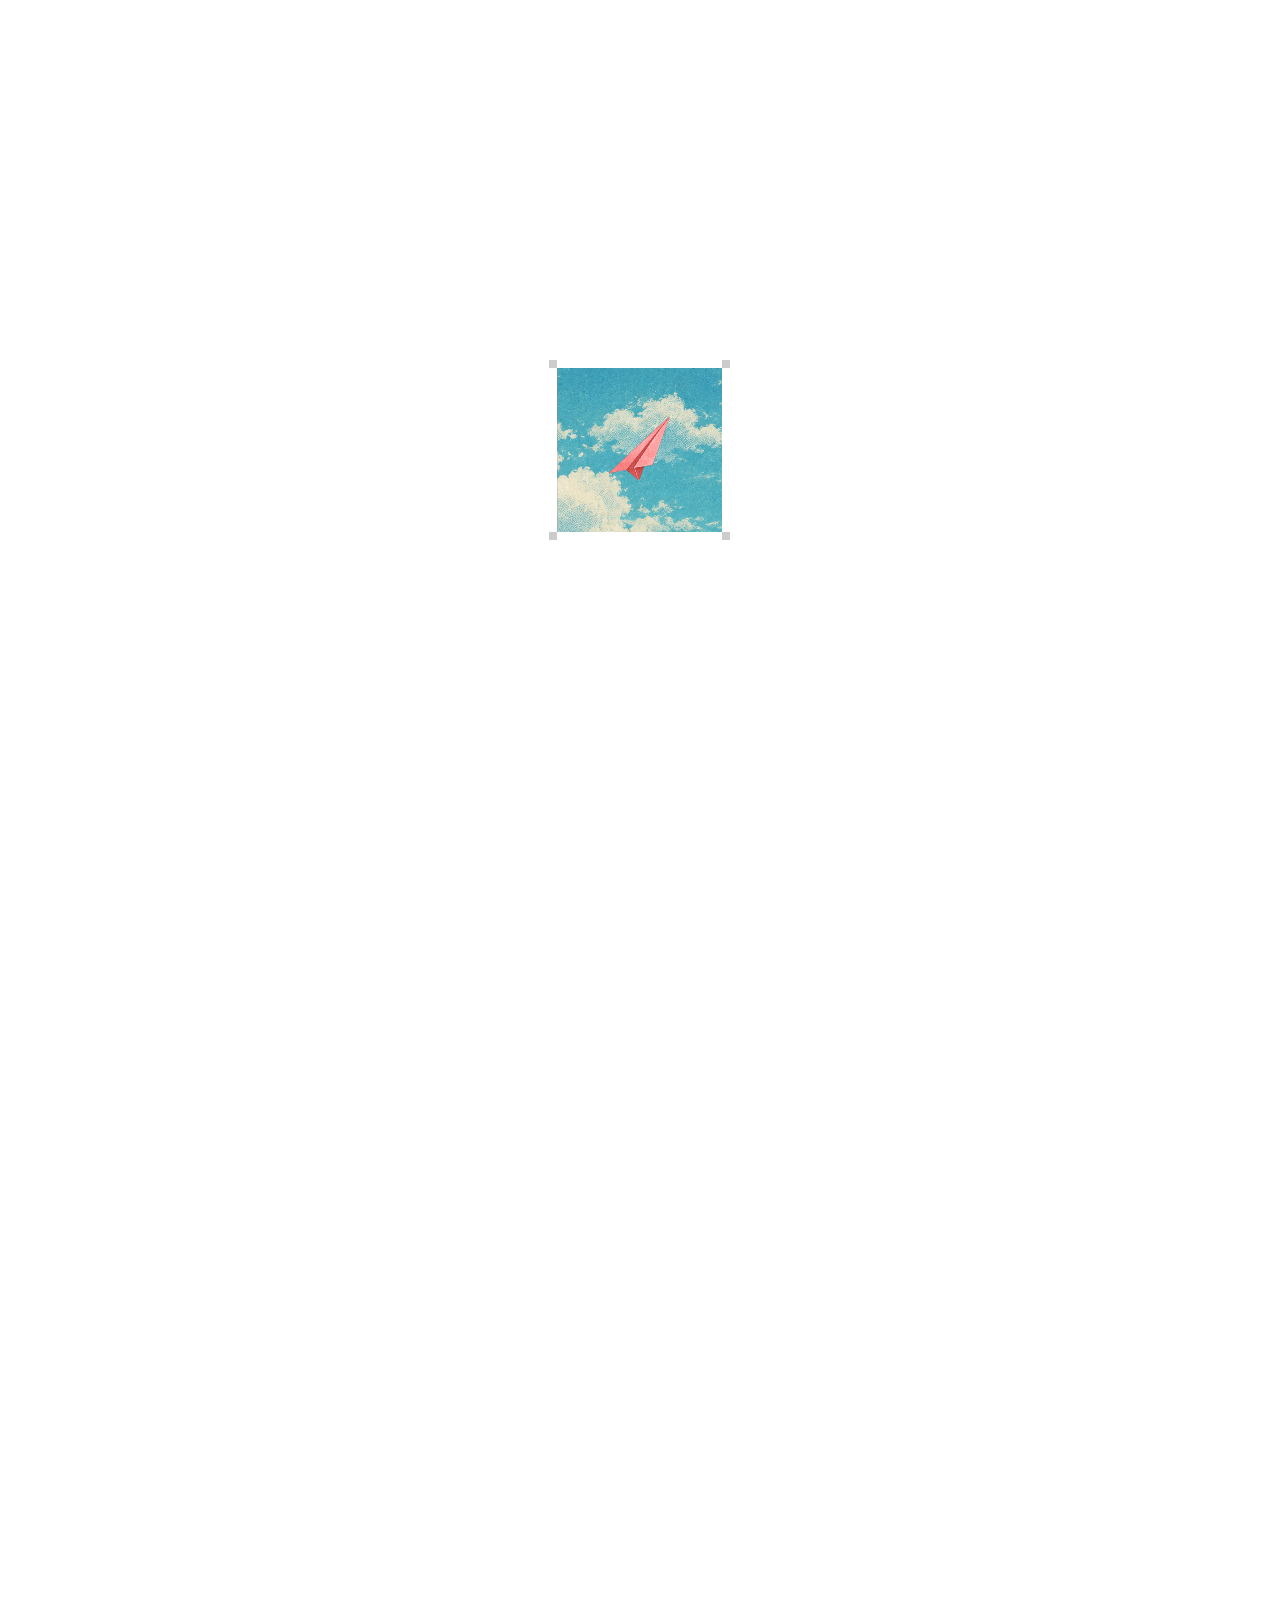
<file: index.html>
<!doctype html>
<html lang="en">
<head>
  <meta charset="utf-8">
  <meta name="viewport" content="width=device-width, initial-scale=1">
  <title>Jordan Rivero</title>
  <link rel="icon" href="favicon.png">
  <link rel="apple-touch-icon" href="apple-touch-icon.png">
  <link rel="preconnect" href="https://fonts.googleapis.com">
  <link rel="preconnect" href="https://fonts.gstatic.com" crossorigin>
  <link href="https://fonts.googleapis.com/css2?family=Host+Grotesk:wght@400;500&display=swap" rel="stylesheet">
  <link rel="stylesheet" href="opening.css">
  <!-- Arriving from "Work": flag it before the first paint, so the nav, scrim and grid lines
       are already in place (no blink) while the landing animates in -->
  <script>if (location.hash === '#work') document.documentElement.classList.add('is-work-entrance');</script>
  <!-- Until opening.js has split the intro and caption into hidden letters, keep them hidden,
       and start at the top: a reload would otherwise flash them (and the old scroll
       position) fully drawn for a frame before the opening begins -->
  <script>document.documentElement.classList.add('is-booting'); if ('scrollRestoration' in history) history.scrollRestoration = 'manual';</script>
  <!-- Scroll reveals: set their hidden starting state before the first paint, so the page
       never flashes fully drawn before reveal.js takes over -->
  <script>if (!matchMedia('(prefers-reduced-motion: reduce)').matches) document.documentElement.classList.add('reveal');</script>
  <!-- Arrived from a link in the open nav: show the nav open from the first paint (site.js
       then collapses it), so it never blinks closed-open-closed while the page loads -->
  <script>try { if (sessionStorage.getItem('nav-was-open')) document.documentElement.classList.add('nav-carry'); } catch (e) {}</script>
</head>
<body>
  <!-- Landing (Figma 618:19679): intro + sky box. Laid out from the start so the opening
       box knows where to land; the intro loads letter by letter as the box arrives -->
  <div class="page">
    <!-- Nav (Figma 618:19697 collapsed / 618:19668 open): opens on hover, focus or tap -->
    <nav class="nav" id="nav" aria-label="Primary">
      <!-- The plane goes home with the opening animation; "Work" goes home without it -->
      <a class="nav__home" href="index.html" aria-label="Home: play the intro"><span class="plane-mark nav__icon" aria-hidden="true"><span class="plane-mark__plane"></span></span></a>
      <button class="nav__toggle" id="nav-toggle" type="button" aria-expanded="false" aria-controls="nav-links" aria-label="Open menu">
        <img src="assets/chevron-right-small-white.svg" alt="" width="24" height="24">
      </button>
      <span class="nav__links" id="nav-links">
        <a class="nav__link" href="index.html#work" aria-current="page">Work</a>
        <a class="nav__link" href="about.html">About</a>
      </span>
    </nav>

    <!-- Top scrim (Figma 671:24079): content softens and blurs as it passes under the nav -->
    <div class="scrim" aria-hidden="true"></div>

    <main class="landing">
      <hr class="rule rule--top">
      <div class="center">
        <h1 class="intro" id="intro">
          <span class="intro__row">
            <span class="intro__name" data-split>I’m Jordan,</span>
            <span class="pill" id="intro-pill">previously at Cardinal, Docusign</span>
            <span class="intro__comma" data-split>,</span>
          </span>
          <span class="intro__line"><span data-split>a designer who choreographs pixels for </span><span class="wavy" data-split>human perception</span><span data-split>.</span></span>
        </h1>
        <!-- The opening frame is moved in here once it lands -->
        <div class="slot" id="slot"></div>
      </div>

      <!-- Below the hero (Figma 618:19604) -->
      <div class="more">
        <hr class="rule">

        <!-- Design engineer card (Figma 637:22061) -->
        <section class="framed" aria-label="Design engineering" data-reveal>
          <div class="card">
            <div class="card__tools">
              <!-- Bowl + tool icons (Figma 637:22101); tools.js drops them in and tips them out -->
              <div class="tools" id="tools" role="img" aria-label="GitHub, Claude, Figma and a play icon dropping into a dashed bowl">
                <img class="tools__bowl" src="assets/tools/bowl.png" width="270" height="135" alt="">
                <span class="tool tool--github" data-at="69.56 74.06 2.29"><span class="tool__tile"><img src="assets/tools/github.svg" width="28" height="28" alt=""></span></span>
                <span class="tool tool--claude" data-at="130.1 83.6 27.72"><span class="tool__tile"><img src="assets/tools/claude.svg" width="72.212" height="72.24" alt=""></span></span>
                <span class="tool tool--figma" data-at="105.77 19.14 55.81"><span class="tool__tile"><img src="assets/tools/figma.svg" width="19" height="28" alt=""></span></span>
                <span class="tool tool--play" data-at="194.83 83.17 -22.34"><span class="tool__tile"><img src="assets/tools/play.svg" width="23.333" height="20" alt=""></span></span>
              </div>
            </div>
            <div class="card__body">
              <div class="card__top">
                <p class="card__text" data-pop>And, a learning design engineer turning static designs into something <span class="wavy">tangible</span>.</p>
                <a class="card__button" href="about.html#ai" data-pop>Learn about my workflow<svg class="card__ring" aria-hidden="true"><rect /></svg></a>
              </div>
              <p class="card__meta" data-pop>Last commit on Nov. 4, 2026</p>
            </div>
            <i class="card__shine card__shine--top" aria-hidden="true"></i>
            <i class="card__shine card__shine--bottom" aria-hidden="true"></i>
          </div>
        </section>

        <hr class="rule">

        <!-- My works (Figma 628:20026) -->
        <section class="works" aria-labelledby="works-title">
          <header class="works__head" data-reveal>
            <h2 class="works__title" id="works-title" data-type>My works</h2>
            <span class="pill" data-pop>Internships, contract</span>
          </header>

          <div class="works__list">
            <article class="work" data-reveal>
              <div class="framed"><img class="work__img" src="assets/work/wispr.png" width="712" height="433" loading="lazy" alt="Wispr app screens: a jar to twist open for a note, and a grid of friends’ jars"></div>
              <div class="work__caption"><h3 class="work__title" data-type>Founding designer for Wispr</h3><span class="pill" data-pop>Time-sensitive affirmations for friends</span></div>
            </article>
            <article class="work" data-reveal>
              <a class="work__link" href="cardinal.html">
                <div class="framed"><img class="work__img" src="assets/work/cardinal.jpg" width="712" height="433" loading="lazy" alt="Cardinal sales asset: “Point your sales in the right direction.” over a halftone pattern"></div>
                <div class="work__caption"><h3 class="work__title" data-type>Brand designer for Cardinal (YC ‘26)</h3><span class="pill" data-pop>Logo, brand, and asset design for sales</span></div>
              </a>
            </article>
            <article class="work" data-reveal>
              <a class="work__link" href="docusign.html">
                <div class="framed"><div class="work__zoom" style="--zoom: 1.1"><video class="work__img" src="assets/work/docusign.mp4" poster="assets/work/docusign-poster.jpg" width="712" height="433" muted loop playsinline preload="metadata" data-autoplay data-rate="1.2" aria-label="Docusign: asking the AI to update a clause in a template, and the fields updating to match"></video></div></div>
              <div class="work__caption"><h3 class="work__title" data-type>Product design intern with Docusign</h3><span class="pill" data-pop>AI for building templates</span></div>
              </a>
            </article>
            <article class="work" data-reveal>
              <div class="framed"><img class="work__img" src="assets/work/pinterest.png" width="712" height="433" loading="lazy" alt="Pinterest chat suggesting outfit pairings from three saved pins"></div>
              <div class="work__caption"><h3 class="work__title" data-type>Project for Pinterest</h3><span class="pill" data-pop>Generating outfit “combos” for easy action</span></div>
            </article>
          </div>
        </section>

        <hr class="rule">
      </div>
    </main>

    <!-- Footer (Figma 633:20154): sky with the sign-off card -->
    <footer class="footer">
      <div class="framed framed--light footer__frame" data-reveal>
        <div class="footer__card">
          <div class="footer__sign">
            <span class="plane-mark footer__icon" aria-hidden="true"><span class="plane-mark__plane"></span></span>
            <p class="footer__thanks" data-pop>Thanks for stopping by!</p>
            <p class="footer__later" data-pop>Until next time, or when I merge something new...</p>
          </div>
          <nav class="footer__links" aria-label="Footer">
            <div class="footer__group" data-pop>
              <h2 class="footer__label">Contact</h2>
              <ul class="footer__list">
                <li><a href="https://www.linkedin.com/in/jordanarivero" target="_blank" rel="noopener">LinkedIn</a></li>
                <li><a href="mailto:jarivero004@gmail.com">Email</a></li>
              </ul>
            </div>
            <div class="footer__group" data-pop>
              <h2 class="footer__label">Pages</h2>
              <ul class="footer__list">
                <li><a href="index.html#work">Work</a></li>
                <li><a href="about.html">About</a></li>
              </ul>
            </div>
          </nav>
          <i class="card__shine card__shine--top" aria-hidden="true"></i>
          <i class="card__shine card__shine--bottom" aria-hidden="true"></i>
        </div>
      </div>
      <span class="footer__plane" aria-hidden="true"></span>
    </footer>
  </div>

  <div class="opening" id="opening" aria-hidden="true">
    <div class="group" id="group">
      <!-- Box frame: 8px corner ticks on the outer edge, the window inset 8px -->
      <div class="frame" id="frame">
        <div class="box" id="box">
          <!-- Scene in Figma units (712×522 "fill - dither"); opening.js maps an anchor
               point of it onto the box centre at the current zoom -->
          <div class="scene" id="scene"></div>
        </div>
        <i class="corner corner--tl"></i>
        <i class="corner corner--tr"></i>
        <i class="corner corner--bl"></i>
        <i class="corner corner--br"></i>
      </div>

      <p class="caption" id="caption">retelling stories as design craft...</p>
    </div>
  </div>

  <button class="replay" id="replay" type="button">replay</button>

  <script src="site.js"></script>
  <script src="opening.js"></script>
  <script src="tools.js"></script>
  <script src="reveal.js"></script>
  <script src="wip.js"></script>
</body>
</html>
</file>
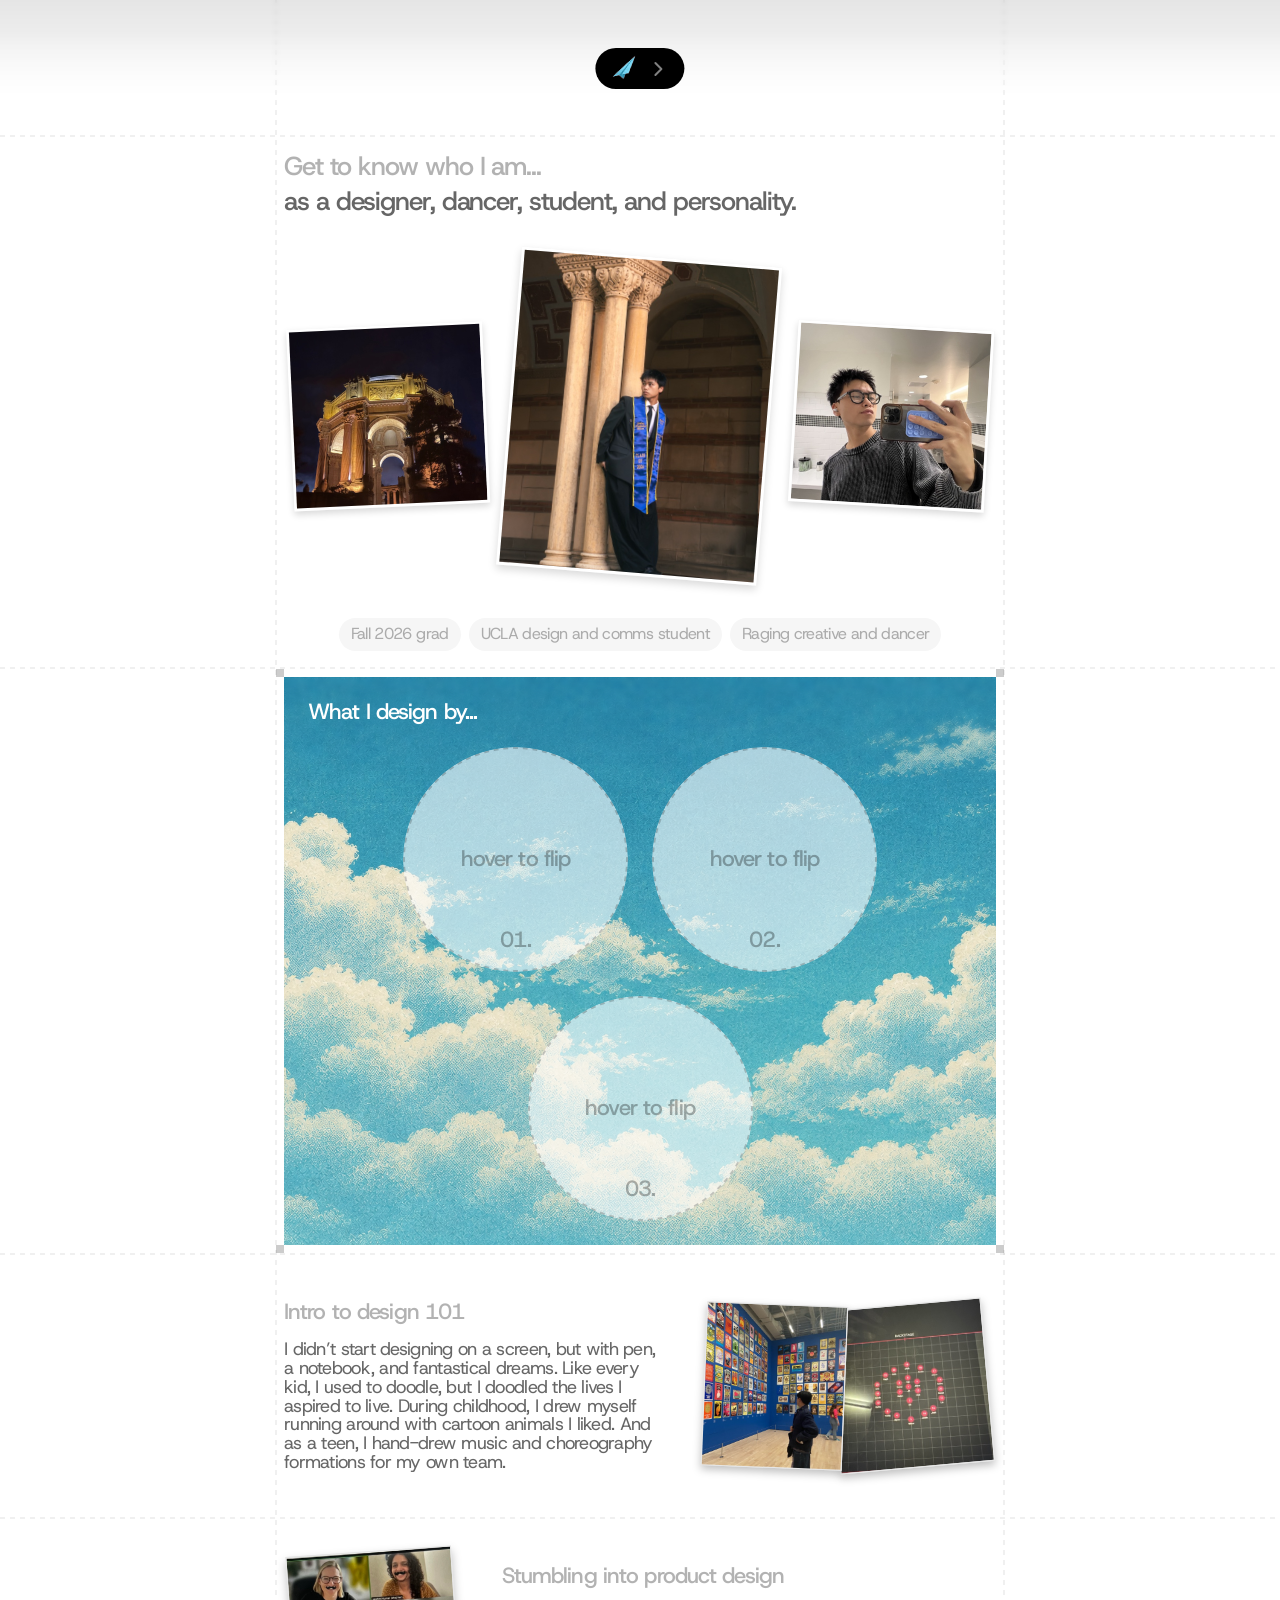
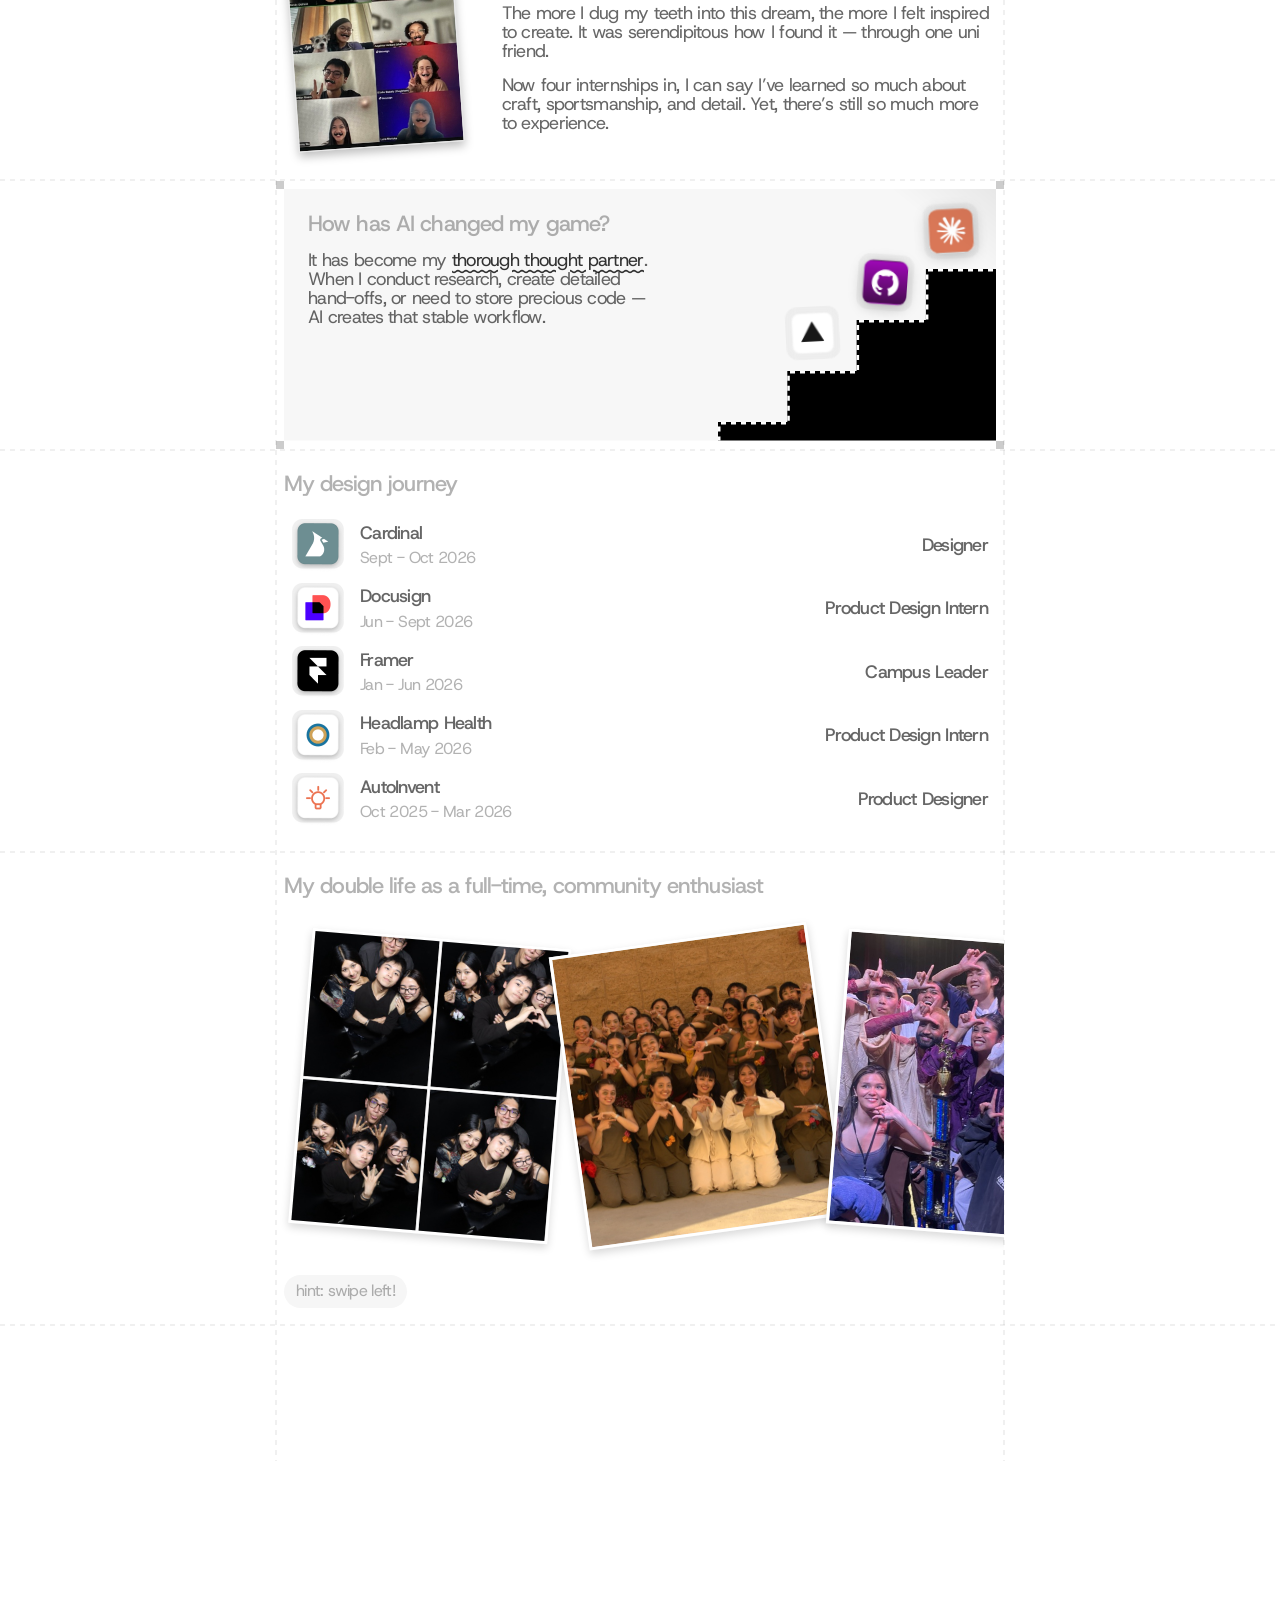
<file: about.html>
<!doctype html>
<html lang="en" class="is-landed">
<head>
  <meta charset="utf-8">
  <meta name="viewport" content="width=device-width, initial-scale=1">
  <title>About · Jordan Rivero</title>
  <link rel="icon" href="favicon.png">
  <link rel="apple-touch-icon" href="apple-touch-icon.png">
  <link rel="preconnect" href="https://fonts.googleapis.com">
  <link rel="preconnect" href="https://fonts.gstatic.com" crossorigin>
  <link href="https://fonts.googleapis.com/css2?family=Host+Grotesk:wght@400;500&display=swap" rel="stylesheet">
  <link rel="stylesheet" href="opening.css">
  <link rel="stylesheet" href="about.css">
  <!-- Scroll reveals: set their hidden starting state before the first paint, so the page
       never flashes fully drawn before reveal.js takes over -->
  <script>if (!matchMedia('(prefers-reduced-motion: reduce)').matches) document.documentElement.classList.add('reveal');</script>
  <!-- Arrived from a link in the open nav: show the nav open from the first paint (site.js
       then collapses it), so it never blinks closed-open-closed while the page loads -->
  <!-- Arriving on about.html#ai ("Learn about my workflow"): drop the hash before the
       browser jumps to it, so about.js can glide down to the AI card instead -->
  <script>if (location.hash === '#ai') { history.replaceState(null, '', location.pathname + location.search); window.glideTo = 'ai'; if ('scrollRestoration' in history) history.scrollRestoration = 'manual'; }</script>
  <script>try { if (sessionStorage.getItem('nav-was-open')) document.documentElement.classList.add('nav-carry'); } catch (e) {}</script>
</head>
<body class="about-page">
  <!-- About (Figma 637:21051) -->
  <div class="page">
    <!-- Nav (Figma 618:19697 collapsed / 618:19668 open): opens on hover, focus or tap -->
    <nav class="nav" id="nav" aria-label="Primary">
      <!-- The plane goes home with the opening animation; "Work" goes home without it -->
      <a class="nav__home" href="index.html" aria-label="Home: play the intro"><span class="plane-mark nav__icon" aria-hidden="true"><span class="plane-mark__plane"></span></span></a>
      <button class="nav__toggle" id="nav-toggle" type="button" aria-expanded="false" aria-controls="nav-links" aria-label="Open menu">
        <img src="assets/chevron-right-small-white.svg" alt="" width="24" height="24">
      </button>
      <span class="nav__links" id="nav-links">
        <a class="nav__link" href="index.html#work">Work</a>
        <a class="nav__link" href="about.html" aria-current="page">About</a>
      </span>
    </nav>

    <!-- Top scrim (Figma 671:24079): content softens and blurs as it passes under the nav -->
    <div class="scrim" aria-hidden="true"></div>

    <main class="landing">
      <hr class="rule rule--top">
      <div class="about">

        <!-- Header, photos, tags -->
        <section class="about-hero" data-reveal>
          <h1 class="about-hero__title">
            <span class="about-hero__lead" data-type>Get to know who I am...</span>
            <span class="about-hero__line" data-type>as a designer, dancer, student, and personality.</span>
          </h1>
          <!-- Clicking (or tapping) a side photo brings it to the middle, biggest (about.js) -->
          <div class="hero-photos" id="hero-photos" data-layout="2" data-pop>
            <button type="button" class="photo photo--white hero-photos__item" style="--w: 216; --h: 200; --rot: -2.65deg" data-i="1"><img src="assets/about/photos/hero-1.jpg" alt="The Palace of Fine Arts in San Francisco, lit up at night" style="--x: -1.56%; --y: -22.03%; --iw: 101.56%; --ih: 146.4%"></button>
            <button type="button" class="photo photo--white hero-photos__item" style="--w: 260; --h: 318; --rot: 4.68deg" data-i="2"><img src="assets/about/photos/hero-2.jpg" alt="Jordan in a graduation stole between stone columns" style="--x: -12.57%; --y: -47.5%; --iw: 122.32%; --ih: 150%"></button>
            <button type="button" class="photo photo--white hero-photos__item" style="--w: 216; --h: 200; --rot: 3.4deg" data-i="3"><img src="assets/about/photos/hero-3.jpg" alt="Jordan taking a mirror selfie"></button>
          </div>
          <ul class="about-hero__tags">
            <li class="pill" data-pop>Fall 2026 grad</li>
            <li class="pill" data-pop>UCLA design and comms student</li>
            <li class="pill" data-pop>Raging creative and dancer</li>
          </ul>
        </section>

        <hr class="rule">

        <!-- What I design by: flip circles over the sky -->
        <section class="framed" aria-labelledby="design-by" data-reveal>
          <div class="design-by">
            <h2 class="design-by__title" id="design-by" data-pop>What I design by...</h2>
            <div class="design-by__row" data-pop>
            <button class="flip" type="button" aria-label="01: good design isn’t just about skill, but how well you respond to people who need you.">
              <span class="flip__face flip__front" aria-hidden="true"><span class="flip__hint">hover to flip</span><span class="flip__num">01.</span></span>
              <span class="flip__face flip__back" aria-hidden="true"><span class="flip__text">good design isn’t just about skill, but how well you respond to people who need you.</span></span>
            </button>
            <button class="flip" type="button" aria-label="02: human stories aren’t all intuitive, you need to get to know them.">
              <span class="flip__face flip__front" aria-hidden="true"><span class="flip__hint">hover to flip</span><span class="flip__num">02.</span></span>
              <span class="flip__face flip__back" aria-hidden="true"><span class="flip__text">human stories aren’t all intuitive, you need to get to know them.</span></span>
            </button>
            </div>
            <div class="design-by__row" data-pop>
            <button class="flip" type="button" aria-label="03: your own craft and UX may clash, but the best results are all about pushing through.">
              <span class="flip__face flip__front" aria-hidden="true"><span class="flip__hint">hover to flip</span><span class="flip__num">03.</span></span>
              <span class="flip__face flip__back" aria-hidden="true"><span class="flip__text">your own craft and UX may clash, but the best results are all about pushing through.</span></span>
            </button>
            </div>
          </div>
        </section>

        <hr class="rule">

        <!-- Intro to design 101 -->
        <section class="story" data-reveal>
          <div class="story__text">
            <h2 class="story__title" data-pop>Intro to design 101</h2>
            <p class="story__body" data-pop>I didn’t start designing on a screen, but with pen, a notebook, and fantastical dreams. Like every kid, I used to doodle, but I doodled the lives I aspired to live. During childhood, I drew myself running around with cartoon animals I liked. And as a teen, I hand-drew music and choreography formations for my own team.</p>
          </div>
          <div class="story__pics" data-pop>
            <span class="photo photo--grey story__pic story__pic--a" style="--w: 140.799; --h: 164; --rot: 2.31deg"><img src="assets/about/photos/intro-1.jpg" alt="Jordan in a room covered in colourful framed drawings" style="--x: -4.72%; --y: -0.09%; --iw: 105.1%; --ih: 120.31%"></span>
            <span class="photo photo--grey story__pic" style="--w: 154.976; --h: 164; --rot: -5.11deg"><img src="assets/about/photos/intro-2.jpg" alt="A choreography formation drawn as dots on a grid"></span>
          </div>
        </section>

        <hr class="rule">

        <!-- Stumbling into product design -->
        <section class="story story--flip" data-reveal>
          <div class="story__pics" data-pop>
            <span class="photo photo--grey photo--thick story__pic" style="--w: 165.6; --h: 196.475; --rot: -4.02deg"><img src="assets/about/photos/stumbling.jpg" alt="A grid of friends on a video call"></span>
          </div>
          <div class="story__text">
            <h2 class="story__title" data-pop>Stumbling into product design</h2>
            <p class="story__body" data-pop>The more I dug my teeth into this dream, the more I felt inspired to create. It was serendipitous how I found it — through one uni friend.</p>
            <p class="story__body" data-pop>Now four internships in, I can say I’ve learned so much about craft, sportsmanship, and detail. Yet, there’s still so much more to experience.</p>
          </div>
        </section>

        <hr class="rule">

        <!-- How has AI changed my game? -->
        <section class="framed" id="ai" aria-labelledby="ai-title" data-reveal>
          <div class="card ai-card">
            <div class="ai-card__body">
              <div class="ai-card__top">
                <h2 class="ai-card__title" id="ai-title" data-pop>How has AI changed my game?</h2>
                <p class="ai-card__text" data-pop>It has become my <span class="wavy">thorough thought partner</span>.<br>When I conduct research, create detailed hand-offs, or need to store precious code — AI creates that stable workflow.</p>
              </div>
              <p class="ai-card__meta" data-pop>This site is supported by Git, Claude, and deployed with Vercel!</p>
            </div>
            <!-- Staircase conveyor: the dashed edge runs up the steps and the icons hop up a
                 step at a time; the top one hops off and a new one pops in at the bottom (about.js) -->
            <div class="ai-card__art stairs" id="stairs" role="img" aria-label="The Vercel, GitHub, Claude and Figma icons climbing a staircase">
              <svg class="stairs__steps" viewBox="0 0 324 252" width="324" height="252" aria-hidden="true">
                <path class="stairs__fill" d="M-40 300 V284 H46 V233 H115.3 V182 H184.6 V131 H253.9 V80 H360 V300 Z"/>
                <path class="stairs__edge" d="M-40 285.25 H47.25 V234.25 H116.55 V183.25 H185.85 V132.25 H255.15 V81.25 H360"/>
              </svg>
              <span class="tool tool--play" data-tilt="-3" aria-hidden="true"><span class="tool__tile"><img src="assets/tools/play.svg" width="23.333" height="20" alt=""></span></span>
              <span class="tool tool--github" data-tilt="4" aria-hidden="true"><span class="tool__tile"><img src="assets/tools/github.svg" width="28" height="28" alt=""></span></span>
              <span class="tool tool--claude" data-tilt="-3" aria-hidden="true"><span class="tool__tile"><img src="assets/tools/claude.svg" width="72.212" height="72.24" alt=""></span></span>
              <span class="tool tool--figma" data-tilt="-2" aria-hidden="true"><span class="tool__tile"><img src="assets/tools/figma.svg" width="19" height="28" alt=""></span></span>
            </div>
            <i class="card__shine card__shine--top" aria-hidden="true"></i>
          </div>
        </section>

        <hr class="rule">

        <!-- My design journey (Figma 684:26404): logo tiles are the Figma frosted tiles, exported -->
        <section class="journey" aria-labelledby="journey-title" data-reveal>
          <h2 class="journey__title" id="journey-title" data-pop>My design journey</h2>
          <ol class="journey__list">
            <li class="job" data-pop>
              <img class="job__logo" src="assets/about/tile-cardinal.png" width="52" height="53" alt="">
              <span class="job__where"><span class="job__name">Cardinal</span><span class="job__dates">Sept - Oct 2026</span></span>
              <span class="job__role">Designer</span>
            </li>
            <li class="job" data-pop>
              <img class="job__logo" src="assets/about/tile-docusign.png" width="52" height="53" alt="">
              <span class="job__where"><span class="job__name">Docusign</span><span class="job__dates">Jun - Sept 2026</span></span>
              <span class="job__role">Product Design Intern</span>
            </li>
            <li class="job" data-pop>
              <img class="job__logo" src="assets/about/tile-framer.png" width="52" height="53" alt="">
              <span class="job__where"><span class="job__name">Framer</span><span class="job__dates">Jan - Jun 2026</span></span>
              <span class="job__role">Campus Leader</span>
            </li>
            <li class="job" data-pop>
              <img class="job__logo" src="assets/about/tile-headlamp.png" width="52" height="53" alt="">
              <span class="job__where"><span class="job__name">Headlamp Health</span><span class="job__dates">Feb - May 2026</span></span>
              <span class="job__role">Product Design Intern</span>
            </li>
            <li class="job" data-pop>
              <img class="job__logo" src="assets/about/tile-autoinvent.png" width="52" height="53" alt="">
              <span class="job__where"><span class="job__name">AutoInvent</span><span class="job__dates">Oct 2025 - Mar 2026</span></span>
              <span class="job__role">Product Designer</span>
            </li>
          </ol>
        </section>

        <hr class="rule">

        <!-- My double life: swipeable photos -->
        <section class="life" aria-labelledby="life-title" data-reveal>
          <h2 class="life__title" id="life-title" data-pop>My double life as a full-time, community enthusiast</h2>
          <div class="life__track" id="life-track" tabindex="0" aria-label="Photos, scroll sideways for more" data-pop>
            <span class="photo photo--white life__photo" style="--w: 260.491; --h: 296.303; --rot: 4.77deg"><img src="assets/about/photos/life-1.jpg" alt="Four photos of the dance team posing together" style="--x: -1.9%; --y: -17.14%; --iw: 102.79%; --ih: 135.55%"></span>
            <span class="photo photo--white life__photo" style="--w: 260.491; --h: 296.303; --rot: -7.95deg"><img src="assets/about/photos/life-2.jpg" alt="The dance team sitting together on stage"></span>
            <span class="photo photo--white life__photo" style="--w: 260.491; --h: 296.303; --rot: 4.48deg"><img src="assets/about/photos/life-3.jpg" alt="The team celebrating with a trophy"></span>
            <span class="photo photo--white life__photo" style="--w: 260.491; --h: 296.303; --rot: -3.88deg"><img src="assets/about/photos/life-4.jpg" alt="Jordan and a friend holding up Framer tote bags"></span>
          </div>
          <span class="pill life__hint" data-pop>hint: swipe left!</span>
        </section>

        <hr class="rule">

      </div>
    </main>

    <!-- Footer (Figma 633:20154): sky with the sign-off card -->
    <footer class="footer">
      <div class="framed framed--light footer__frame" data-reveal>
        <div class="footer__card">
          <div class="footer__sign">
            <span class="plane-mark footer__icon" aria-hidden="true"><span class="plane-mark__plane"></span></span>
            <p class="footer__thanks" data-pop>Thanks for stopping by!</p>
            <p class="footer__later" data-pop>Until next time, or when I merge something new...</p>
          </div>
          <nav class="footer__links" aria-label="Footer">
            <div class="footer__group" data-pop>
              <h2 class="footer__label">Contact</h2>
              <ul class="footer__list">
                <li><a href="https://www.linkedin.com/in/jordanarivero" target="_blank" rel="noopener">LinkedIn</a></li>
                <li><a href="mailto:jarivero004@gmail.com">Email</a></li>
              </ul>
            </div>
            <div class="footer__group" data-pop>
              <h2 class="footer__label">Pages</h2>
              <ul class="footer__list">
                <li><a href="index.html#work">Work</a></li>
                <li><a href="about.html">About</a></li>
              </ul>
            </div>
          </nav>
          <i class="card__shine card__shine--top" aria-hidden="true"></i>
          <i class="card__shine card__shine--bottom" aria-hidden="true"></i>
        </div>
      </div>
      <span class="footer__plane" aria-hidden="true"></span>
    </footer>
  </div>

  <script src="site.js"></script>
  <script src="reveal.js"></script>
  <script src="about.js"></script>
</body>
</html>
</file>
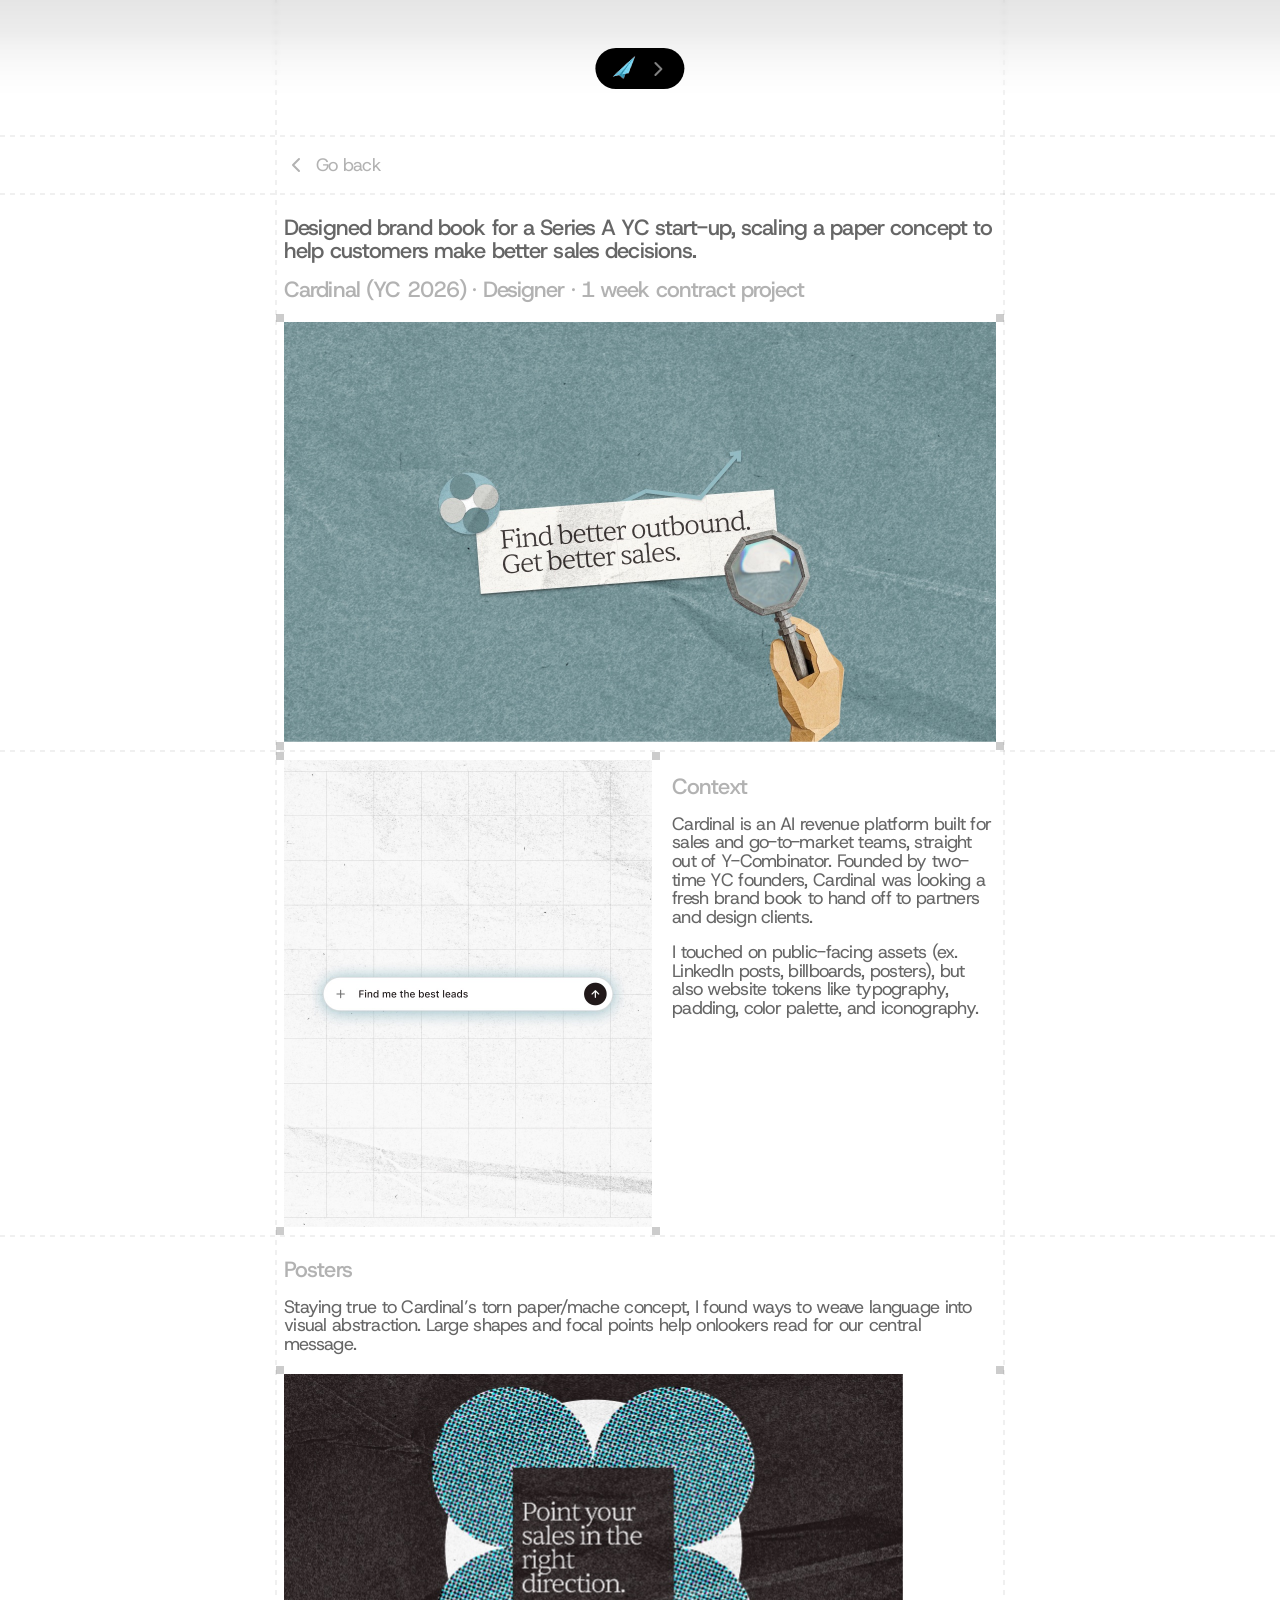
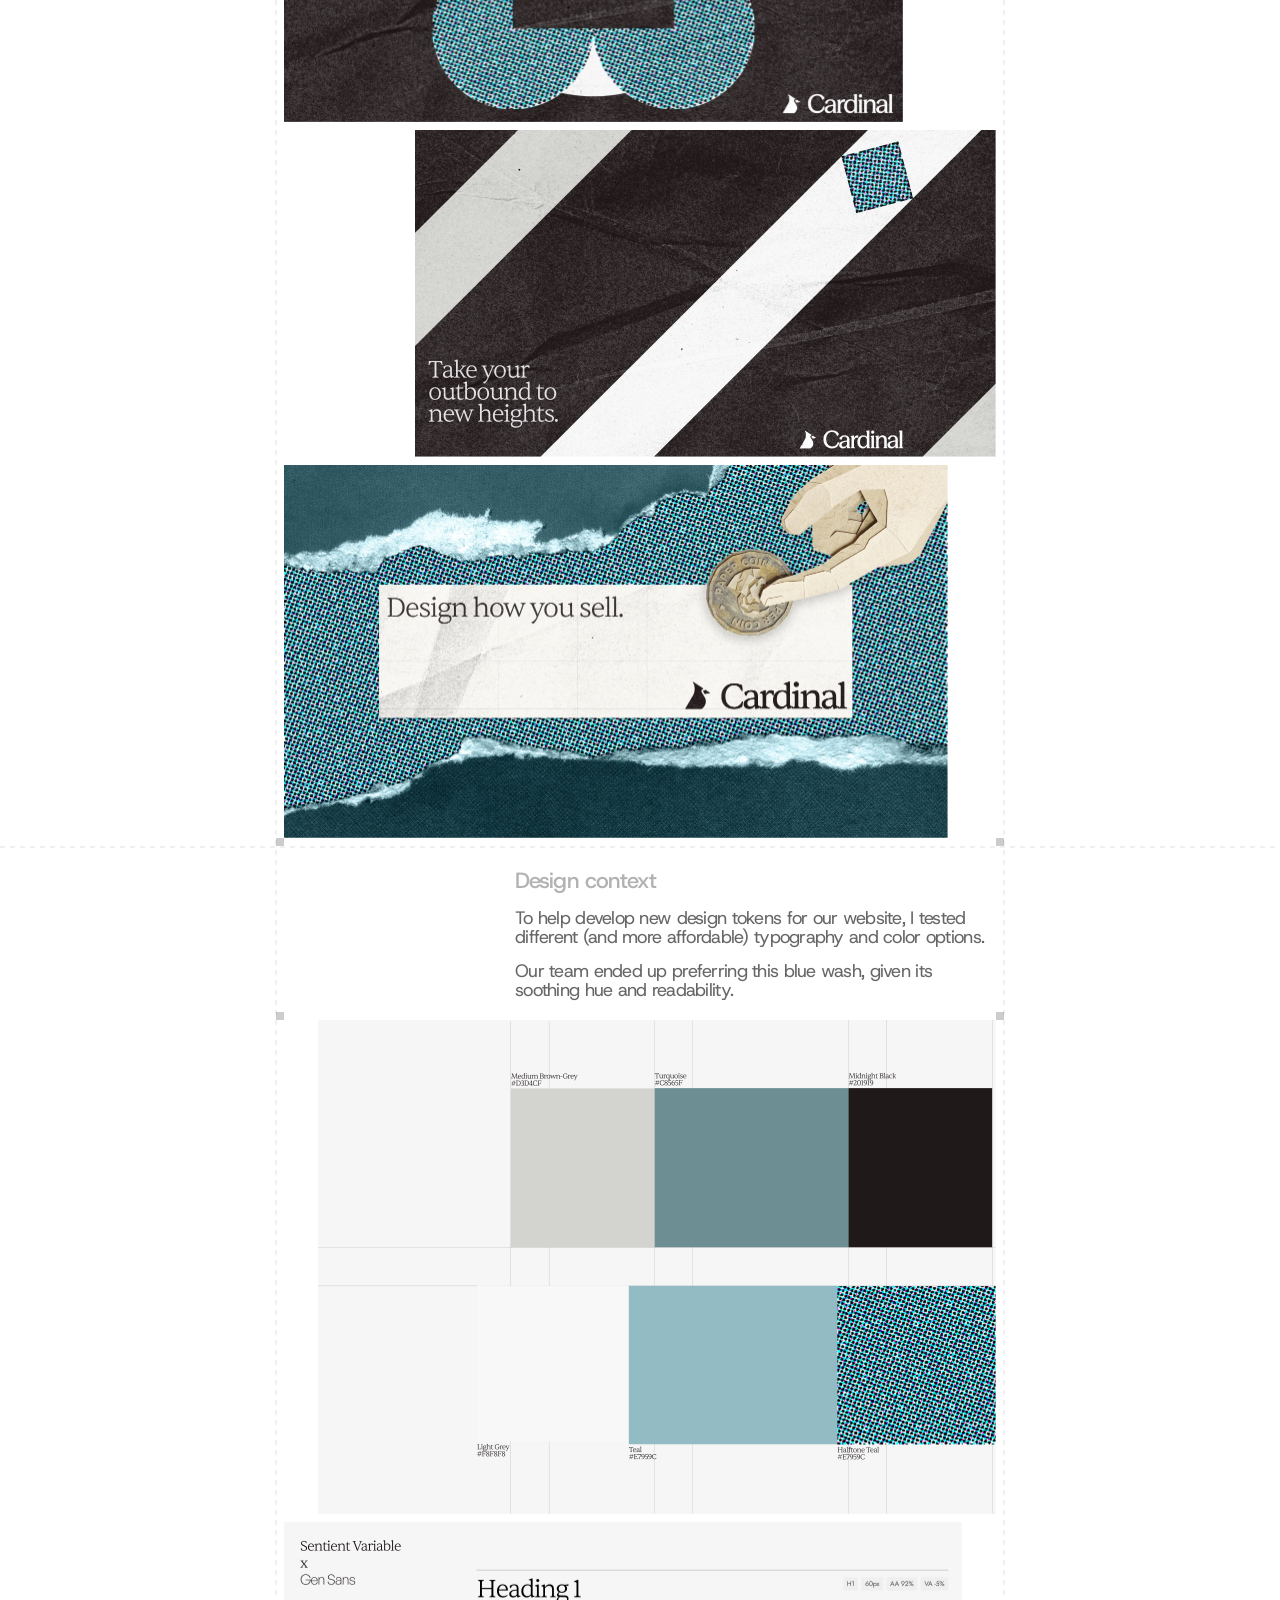
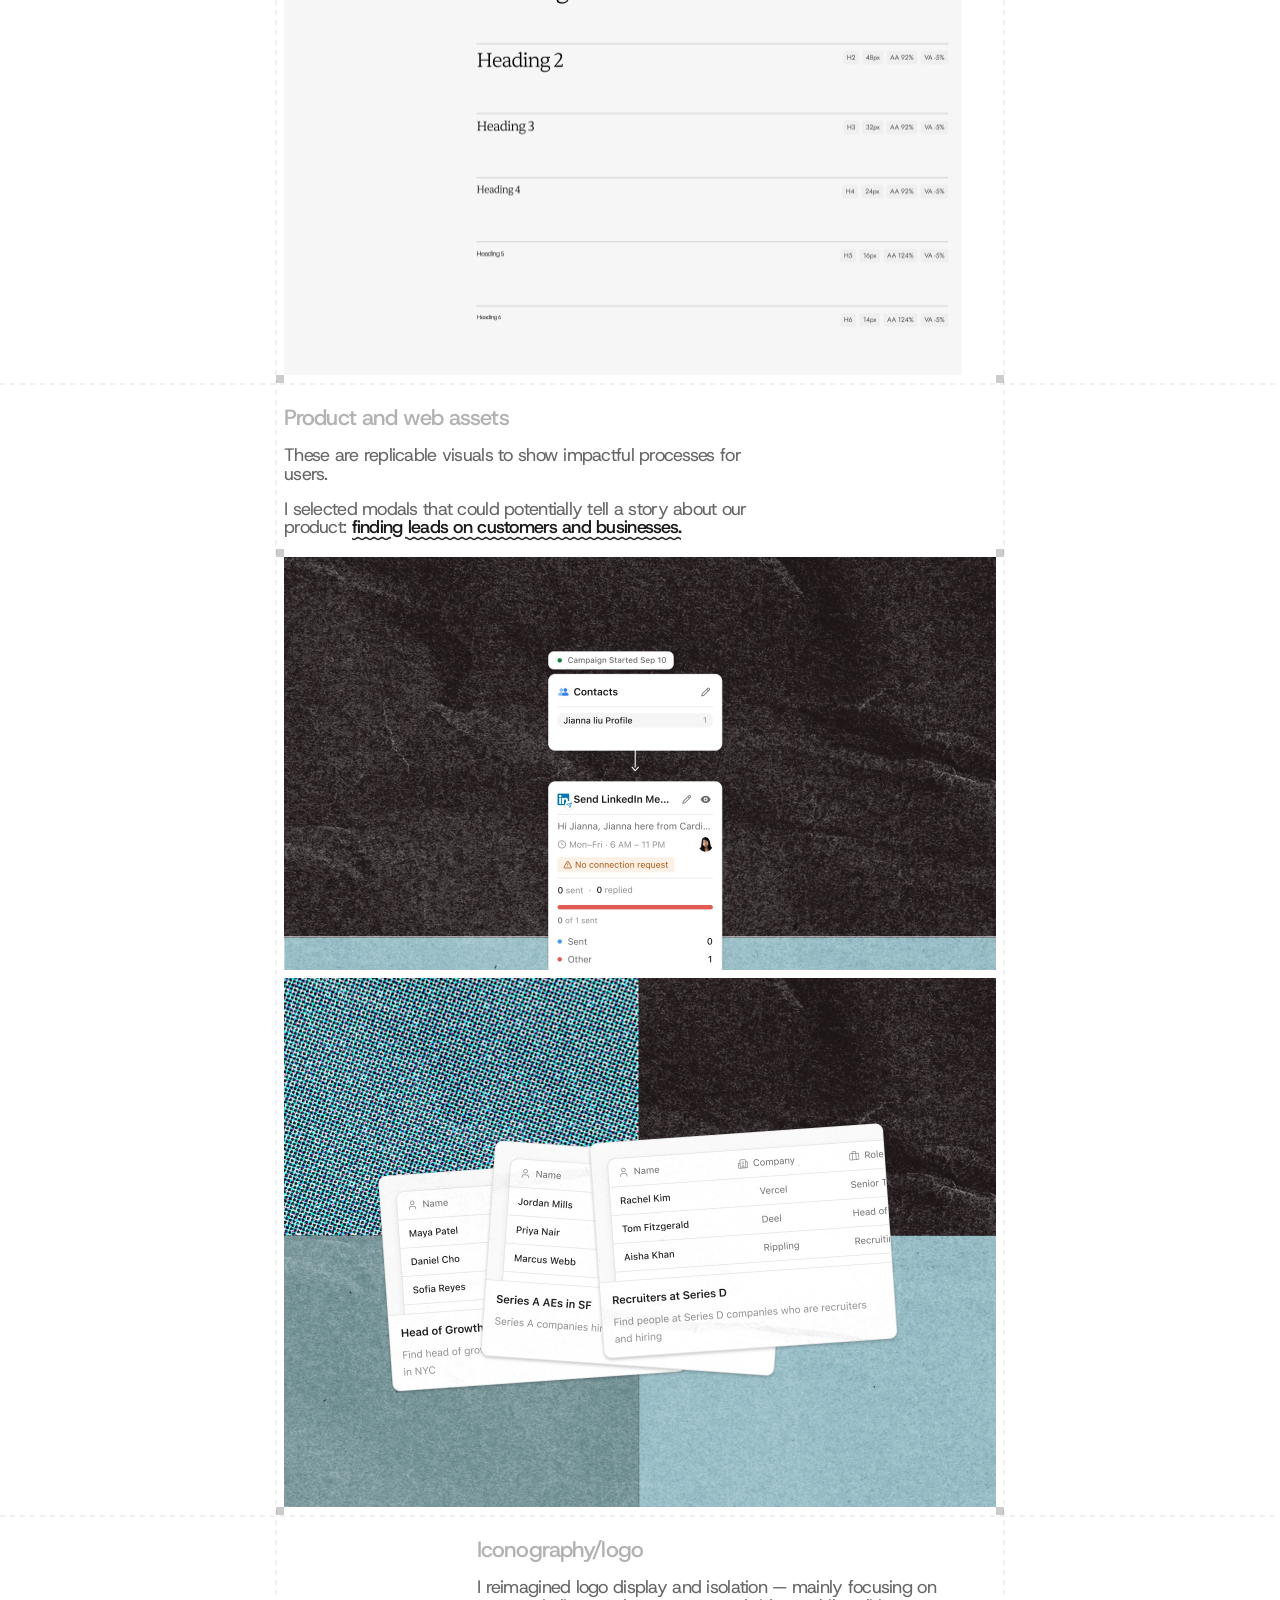
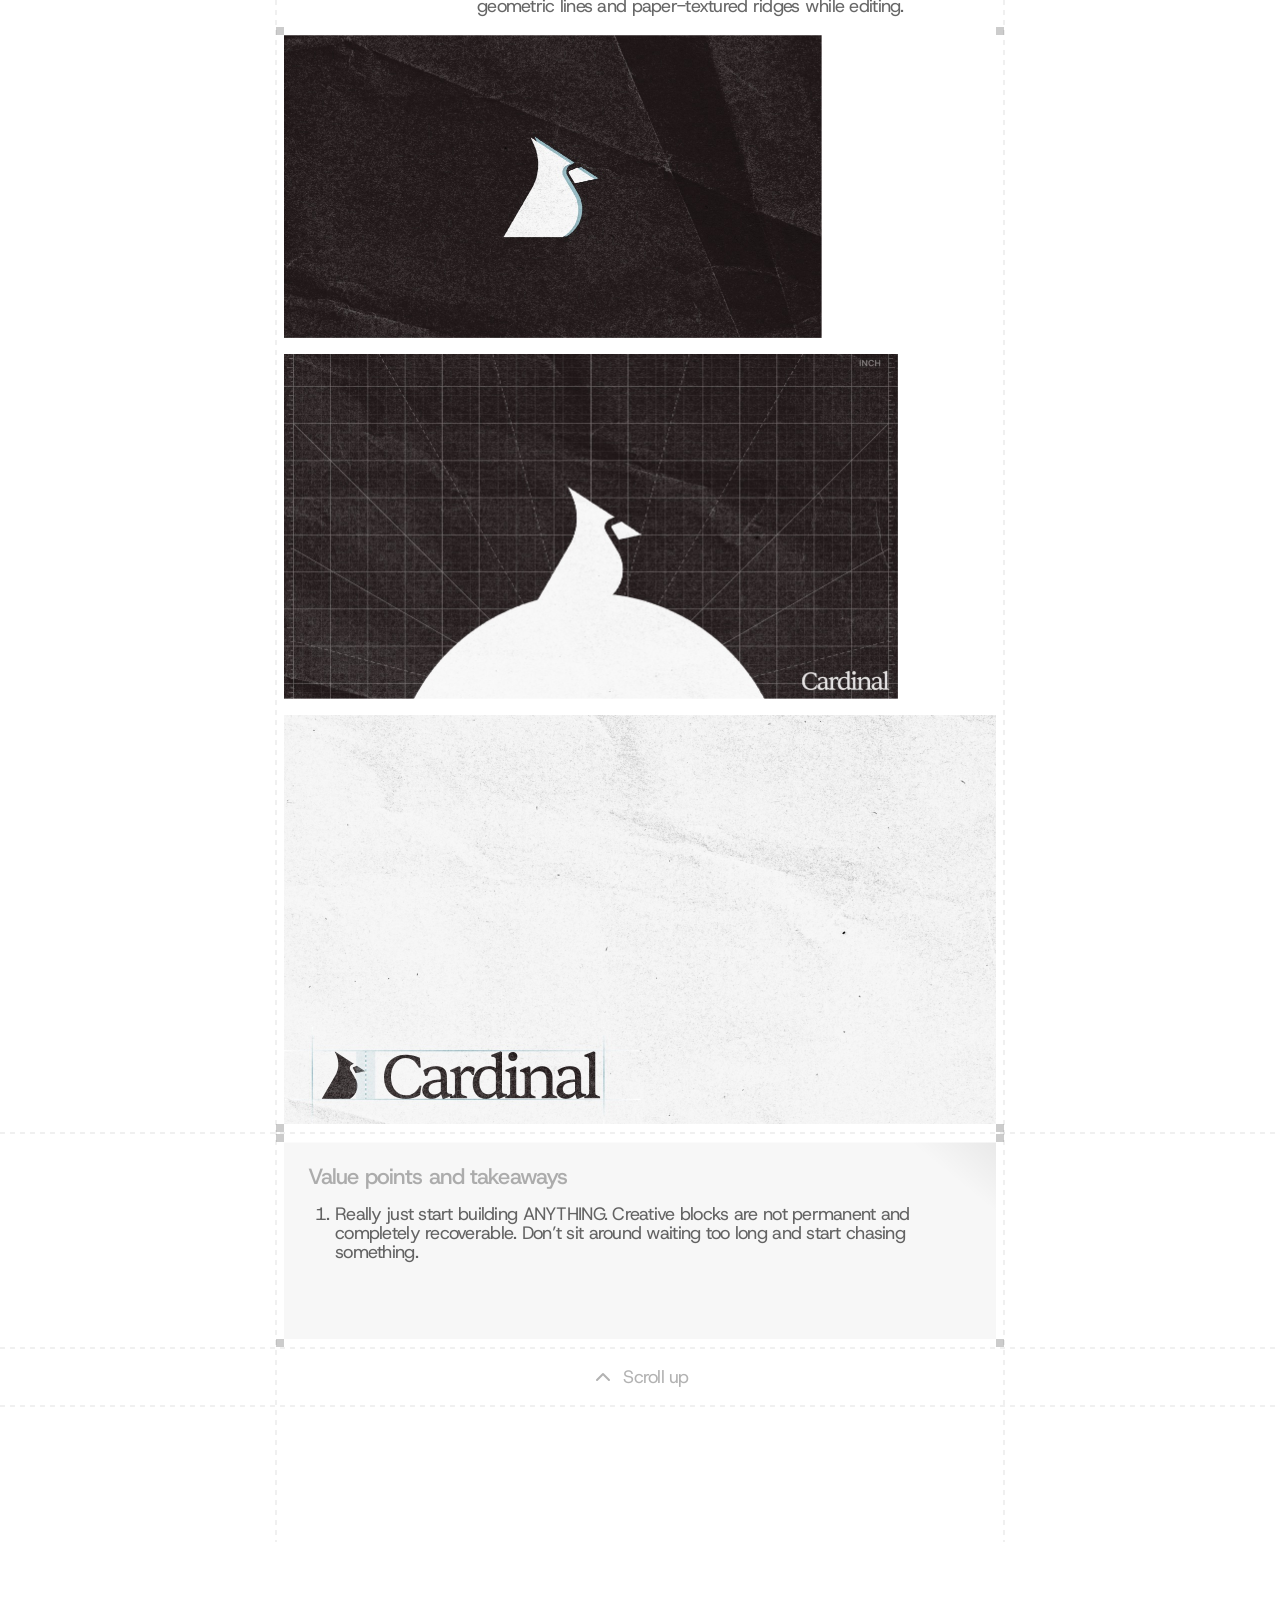
<file: cardinal.html>
<!doctype html>
<html lang="en" class="is-landed">
<head>
  <meta charset="utf-8">
  <meta name="viewport" content="width=device-width, initial-scale=1">
  <title>Cardinal · Jordan Rivero</title>
  <link rel="icon" href="favicon.png">
  <link rel="apple-touch-icon" href="apple-touch-icon.png">
  <link rel="preconnect" href="https://fonts.googleapis.com">
  <link rel="preconnect" href="https://fonts.gstatic.com" crossorigin>
  <link href="https://fonts.googleapis.com/css2?family=Host+Grotesk:wght@400;500&display=swap" rel="stylesheet">
  <link rel="stylesheet" href="opening.css">
  <link rel="stylesheet" href="cardinal.css">
  <!-- Scroll reveals: set their hidden starting state before the first paint, so the page
       never flashes fully drawn before reveal.js takes over -->
  <script>if (!matchMedia('(prefers-reduced-motion: reduce)').matches) document.documentElement.classList.add('reveal');</script>
  <!-- Arrived from a link in the open nav: show the nav open from the first paint (site.js
       then collapses it), so it never blinks closed-open-closed while the page loads -->
  <script>try { if (sessionStorage.getItem('nav-was-open')) document.documentElement.classList.add('nav-carry'); } catch (e) {}</script>
</head>
<body class="case-page">
  <!-- Cardinal case study (Figma 684:24471) -->
  <div class="page" id="top">
    <!-- Nav (Figma 618:19697 collapsed / 618:19668 open): opens on hover, focus or tap -->
    <nav class="nav" id="nav" aria-label="Primary">
      <!-- The plane goes home with the opening animation; "Work" goes home without it -->
      <a class="nav__home" href="index.html" aria-label="Home: play the intro"><span class="plane-mark nav__icon" aria-hidden="true"><span class="plane-mark__plane"></span></span></a>
      <button class="nav__toggle" id="nav-toggle" type="button" aria-expanded="false" aria-controls="nav-links" aria-label="Open menu">
        <img src="assets/chevron-right-small-white.svg" alt="" width="24" height="24">
      </button>
      <span class="nav__links" id="nav-links">
        <a class="nav__link" href="index.html#work" aria-current="page">Work</a>
        <a class="nav__link" href="about.html">About</a>
      </span>
    </nav>

    <!-- Top scrim (Figma 671:24079): content softens and blurs as it passes under the nav -->
    <div class="scrim" aria-hidden="true"></div>

    <main class="landing">
      <hr class="rule rule--top">
      <article class="case">

        <!-- Go back to the case studies -->
        <div class="case__nav">
          <a class="case__step" href="index.html#work"><span class="case__chevron case__chevron--back" aria-hidden="true"></span>Go back</a>
        </div>

        <hr class="rule">

        <!-- Title + hero art (Figma 684:24499) -->
        <header class="case-hero" data-reveal>
          <div class="case-hero__text">
            <h1 class="case-hero__title" data-type>Designed brand book for a Series A YC start-up, scaling a paper concept to help customers make better sales decisions.</h1>
            <p class="case-hero__meta" data-pop>Cardinal (YC 2026) · Designer · 1 week contract project</p>
          </div>
          <div class="framed">
            <img class="shot" src="assets/cardinal/hero.jpg" width="712" height="420" alt="A torn paper card reading “Find better outbound. Get better sales.” on teal paper, with a hand holding a magnifying glass">
          </div>
        </header>

        <hr class="rule">

        <!-- Context (Figma 686:26622) -->
        <section class="case-context" aria-labelledby="context-title" data-reveal>
          <div class="framed case-context__art">
            <img class="shot" src="assets/cardinal/context.jpg" width="368" height="467" alt="A search bar reading “Find me the best leads” on a gridded paper background">
          </div>
          <div class="case-context__text">
            <h2 class="case__title" id="context-title" data-pop>Context</h2>
            <p class="case__body" data-pop>Cardinal is an AI revenue platform built for sales and go-to-market teams, straight out of Y-Combinator. Founded by two-time YC founders, Cardinal was looking a fresh brand book to hand off to partners and design clients.</p>
            <p class="case__body" data-pop>I touched on public-facing assets (ex. LinkedIn posts, billboards, posters), but also website tokens like typography, padding, color palette, and iconography.</p>
          </div>
        </section>

        <hr class="rule">

        <!-- Posters (Figma 684:24569) -->
        <section class="case-part" aria-labelledby="posters-title" data-reveal>
          <div class="case-part__head">
            <h2 class="case__title" id="posters-title" data-pop>Posters</h2>
            <p class="case__body" data-pop>Staying true to Cardinal’s torn paper/mache concept, I found ways to weave language into visual abstraction. Large shapes and focal points help onlookers read for our central message.</p>
          </div>
          <div class="framed">
            <div class="shots">
              <img class="shot" style="--w: 619.315" src="assets/cardinal/poster-1.jpg" width="619" height="348" loading="lazy" alt="Poster: “Point your sales in the right direction.” in a square framed by four halftone circles">
              <img class="shot" style="--w: 580.608; --x: 131" src="assets/cardinal/poster-2.jpg" width="581" height="327" loading="lazy" alt="Poster: “Take your outbound to new heights.” under diagonal paper stripes">
              <img class="shot" style="--w: 663.552" src="assets/cardinal/poster-3.jpg" width="664" height="373" loading="lazy" alt="Poster: “Design how you sell.” on torn paper, with a hand placing a coin">
            </div>
          </div>
        </section>

        <hr class="rule">

        <!-- Design context: colours and type (Figma 686:26628) -->
        <section class="case-part" aria-labelledby="tokens-title" data-reveal>
          <div class="case-part__head case-part__head--in" style="--in: 239; --hw: 481">
            <h2 class="case__title" id="tokens-title" data-pop>Design context</h2>
            <p class="case__body" data-pop>To help develop new design tokens for our website, I tested different (and more affordable) typography and color options.</p>
            <p class="case__body" data-pop>Our team ended up preferring this blue wash, given its soothing hue and readability.</p>
          </div>
          <div class="framed">
            <div class="shots">
              <img class="shot" style="--w: 677.6; --x: 34" src="assets/cardinal/colors.png" width="678" height="494" loading="lazy" alt="Colour palette: Medium Brown-Grey, Turquoise, Midnight Black, Light Grey, Teal and Halftone Teal">
              <img class="shot" style="--w: 677.6" src="assets/cardinal/type.png" width="678" height="454" loading="lazy" alt="Type scale pairing Sentient Variable with Gen Sans, headings 1 to 6 from 60px down to 14px">
            </div>
          </div>
        </section>

        <hr class="rule">

        <!-- Product and web assets (Figma 686:26807) -->
        <section class="case-part" aria-labelledby="product-title" data-reveal>
          <div class="case-part__head" style="--hw: 481">
            <h2 class="case__title" id="product-title" data-pop>Product and web assets</h2>
            <p class="case__body" data-pop>These are replicable visuals to show impactful processes for users.</p>
            <p class="case__body" data-pop>I selected modals that could potentially tell a story about our product: <span class="wavy case__em">finding leads on customers and businesses.</span></p>
          </div>
          <div class="framed">
            <div class="shots">
              <img class="shot" src="assets/cardinal/product-1.jpg" width="712" height="413" loading="lazy" alt="A campaign flow: a contact card leading to a “Send LinkedIn message” step, on dark paper">
              <img class="shot" src="assets/cardinal/product-2.jpg" width="712" height="529" loading="lazy" alt="Three stacked lead lists: Head of Growth, Series A AEs in SF, and Recruiters at Series D">
            </div>
          </div>
        </section>

        <hr class="rule">

        <!-- Iconography/logo (Figma 686:27322) -->
        <section class="case-part" aria-labelledby="logo-title" data-reveal>
          <div class="case-part__head case-part__head--in" style="--in: 201; --hw: 519">
            <h2 class="case__title" id="logo-title" data-pop>Iconography/logo</h2>
            <p class="case__body" data-pop>I reimagined logo display and isolation — mainly focusing on geometric lines and paper-textured ridges while editing.</p>
          </div>
          <div class="framed">
            <div class="shots shots--loose">
              <img class="shot" style="--w: 537.6" src="assets/cardinal/logo-1.jpg" width="538" height="302" loading="lazy" alt="The cardinal mark, white on black paper">
              <img class="shot" style="--w: 614.4" src="assets/cardinal/logo-2.jpg" width="614" height="346" loading="lazy" alt="The cardinal mark rising over a white hill on a dark grid, with the Cardinal wordmark">
              <img class="shot" src="assets/cardinal/logo-3.jpg" width="712" height="409" loading="lazy" alt="The Cardinal logo and wordmark on white paper">
            </div>
          </div>
        </section>

        <hr class="rule">

        <!-- Value points and takeaways (Figma 689:27920) -->
        <section class="framed" aria-labelledby="takeaways-title" data-reveal>
          <div class="takeaways">
            <div class="takeaways__body">
              <h2 class="case__title" id="takeaways-title" data-pop>Value points and takeaways</h2>
              <ol class="takeaways__list">
                <li data-pop><span class="takeaways__em">Really just start building ANYTHING.</span> Creative blocks are not permanent and completely recoverable. Don’t sit around waiting too long and start chasing something.</li>
                <li data-pop><span class="takeaways__em">Don’t hesitate to show your work, even if it isn’t “your best”.</span> Quality can be subjective and you never know what others will think.</li>
              </ol>
            </div>
            <i class="card__shine card__shine--top" aria-hidden="true"></i>
          </div>
        </section>

        <hr class="rule">

        <!-- Back to the top -->
        <div class="case__nav case__nav--centre">
          <a class="case__step" href="#top" id="scroll-up"><span class="case__chevron case__chevron--up" aria-hidden="true"></span>Scroll up</a>
        </div>

        <hr class="rule">
      </article>
    </main>

    <!-- Footer (Figma 633:20154): sky with the sign-off card -->
    <footer class="footer">
      <div class="framed framed--light footer__frame" data-reveal>
        <div class="footer__card">
          <div class="footer__sign">
            <span class="plane-mark footer__icon" aria-hidden="true"><span class="plane-mark__plane"></span></span>
            <p class="footer__thanks" data-pop>Thanks for stopping by!</p>
            <p class="footer__later" data-pop>Until next time, or when I merge something new...</p>
          </div>
          <nav class="footer__links" aria-label="Footer">
            <div class="footer__group" data-pop>
              <h2 class="footer__label">Contact</h2>
              <ul class="footer__list">
                <li><a href="https://www.linkedin.com/in/jordanarivero" target="_blank" rel="noopener">LinkedIn</a></li>
                <li><a href="mailto:jarivero004@gmail.com">Email</a></li>
              </ul>
            </div>
            <div class="footer__group" data-pop>
              <h2 class="footer__label">Pages</h2>
              <ul class="footer__list">
                <li><a href="index.html#work">Work</a></li>
                <li><a href="about.html">About</a></li>
              </ul>
            </div>
          </nav>
          <i class="card__shine card__shine--top" aria-hidden="true"></i>
          <i class="card__shine card__shine--bottom" aria-hidden="true"></i>
        </div>
      </div>
      <span class="footer__plane" aria-hidden="true"></span>
    </footer>
  </div>

  <script src="site.js"></script>
  <script src="reveal.js"></script>
  <script>
    // "Scroll up" glides back to the top (or jumps, with reduced motion)
    document.getElementById('scroll-up').addEventListener('click', (e) => {
      e.preventDefault();
      const reduce = matchMedia('(prefers-reduced-motion: reduce)').matches;
      scrollTo({ top: 0, behavior: reduce ? 'auto' : 'smooth' });
    });
  </script>
</body>
</html>
</file>
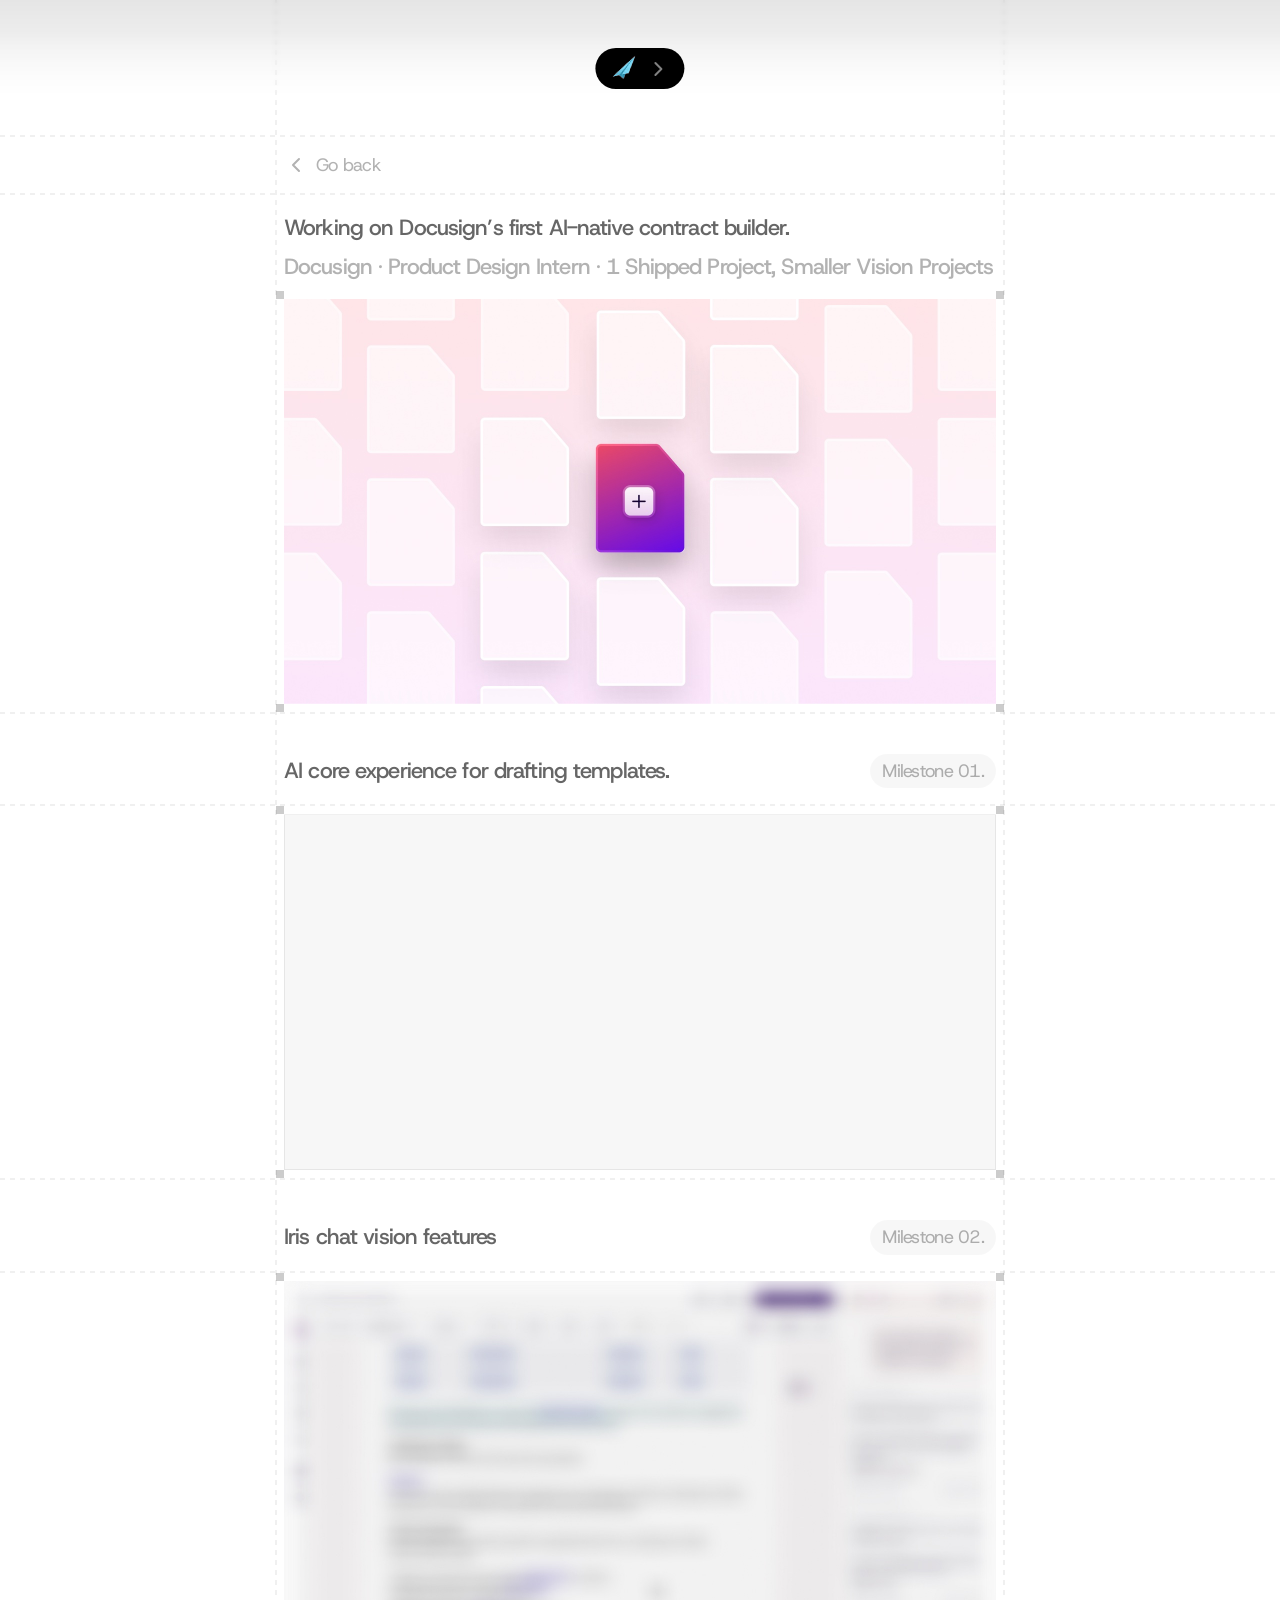
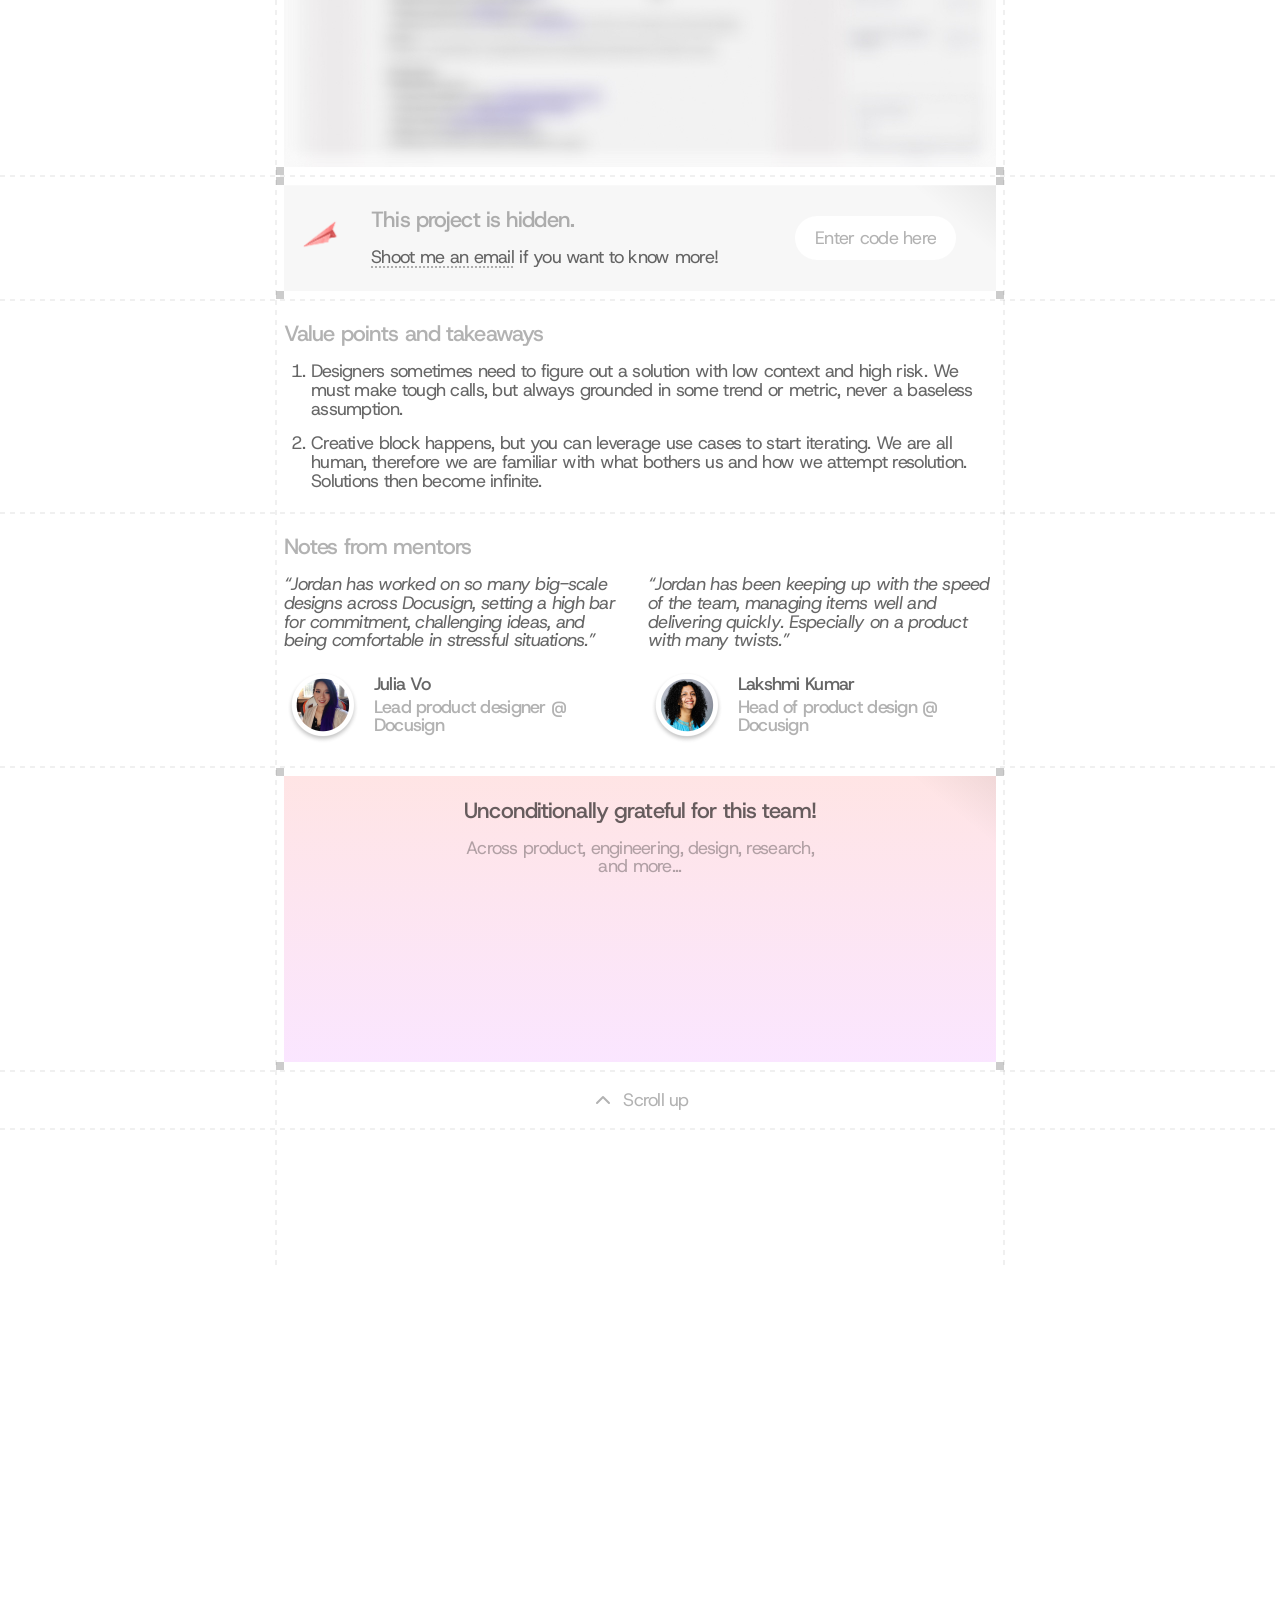
<file: docusign.html>
<!doctype html>
<html lang="en" class="is-landed">
<head>
  <meta charset="utf-8">
  <meta name="viewport" content="width=device-width, initial-scale=1">
  <title>Docusign · Jordan Rivero</title>
  <link rel="icon" href="favicon.png">
  <link rel="apple-touch-icon" href="apple-touch-icon.png">
  <link rel="preconnect" href="https://fonts.googleapis.com">
  <link rel="preconnect" href="https://fonts.gstatic.com" crossorigin>
  <link href="https://fonts.googleapis.com/css2?family=Host+Grotesk:ital,wght@0,400;0,500;1,400&display=swap" rel="stylesheet">
  <link rel="stylesheet" href="opening.css">
  <link rel="stylesheet" href="cardinal.css">
  <link rel="stylesheet" href="docusign.css">
  <!-- Scroll reveals: set their hidden starting state before the first paint, so the page
       never flashes fully drawn before reveal.js takes over -->
  <script>if (!matchMedia('(prefers-reduced-motion: reduce)').matches) document.documentElement.classList.add('reveal');</script>
  <!-- Arrived from a link in the open nav: show the nav open from the first paint (site.js
       then collapses it), so it never blinks closed-open-closed while the page loads -->
  <script>try { if (sessionStorage.getItem('nav-was-open')) document.documentElement.classList.add('nav-carry'); } catch (e) {}</script>
</head>
<body class="case-page">
  <!-- Docusign case study (Figma 700:28052) -->
  <div class="page" id="top">
    <!-- Nav (Figma 618:19697 collapsed / 618:19668 open): opens on hover, focus or tap -->
    <nav class="nav" id="nav" aria-label="Primary">
      <!-- The plane goes home with the opening animation; "Work" goes home without it -->
      <a class="nav__home" href="index.html" aria-label="Home: play the intro"><span class="plane-mark nav__icon" aria-hidden="true"><span class="plane-mark__plane"></span></span></a>
      <button class="nav__toggle" id="nav-toggle" type="button" aria-expanded="false" aria-controls="nav-links" aria-label="Open menu">
        <img src="assets/chevron-right-small-white.svg" alt="" width="24" height="24">
      </button>
      <span class="nav__links" id="nav-links">
        <a class="nav__link" href="index.html#work" aria-current="page">Work</a>
        <a class="nav__link" href="about.html">About</a>
      </span>
    </nav>

    <!-- Top scrim (Figma 671:24079): content softens and blurs as it passes under the nav -->
    <div class="scrim" aria-hidden="true"></div>

    <main class="landing">
      <hr class="rule rule--top">
      <article class="case">

        <!-- Go back to the case studies -->
        <div class="case__nav">
          <a class="case__step" href="index.html#work"><span class="case__chevron case__chevron--back" aria-hidden="true"></span>Go back</a>
        </div>

        <hr class="rule">

        <!-- Title + hero art (Figma 700:28060) -->
        <header class="case-hero" data-reveal>
          <div class="case-hero__text">
            <h1 class="case-hero__title" data-type>Working on Docusign’s first AI-native contract builder.</h1>
            <p class="case-hero__meta" data-pop>Docusign · Product Design Intern · 1 Shipped Project, Smaller Vision Projects</p>
          </div>
          <div class="framed">
            <img class="shot" src="assets/docusign/hero.jpg" width="712" height="405" alt="A purple new-document tile with a plus sign, surrounded by blank document pages on a pink gradient">
          </div>
        </header>

        <hr class="rule">

        <!-- Milestone 01 (Figma 700:28121, 707:1937) -->
        <div class="milestone" data-reveal>
          <h2 class="milestone__title" data-type>AI core experience for drafting templates.</h2>
          <span class="pill milestone__pill" data-pop>Milestone 01.</span>
        </div>

        <hr class="rule">

        <div class="framed milestone-shot" data-reveal data-wip>
          <video class="shot shot--outlined" src="assets/docusign/template-preview.mp4#t=0.001" width="712" height="533" muted loop playsinline preload="metadata" data-autoplay aria-label="Previewing a template before using it: the signer fields for the sales representative and the client, then Select"></video>
        </div>

        <hr class="rule">

        <!-- Milestone 02 (Figma 715:1950, 715:1971): under NDA, so only a blurred preview -->
        <div class="milestone" data-reveal>
          <h2 class="milestone__title" data-type>Iris chat vision features</h2>
          <span class="pill milestone__pill" data-pop>Milestone 02.</span>
        </div>

        <hr class="rule">

        <div class="framed" data-reveal data-wip>
          <!-- the blur is baked into the video file itself, so the clear footage is never on the site -->
          <div class="blurbox">
            <video class="shot shot--hidden" src="assets/docusign/iris-blurred.mp4" poster="assets/docusign/iris-blurred.jpg" width="712" height="486" muted loop playsinline preload="metadata" data-autoplay aria-label="A blurred recording of redlining with the Iris chat, hidden while it’s under NDA"></video>
          </div>
        </div>

        <hr class="rule">

        <!-- NDA note (Figma 715:2035): same card as the takeaways, with a code field -->
        <section class="framed" aria-labelledby="nda-title" data-reveal>
          <div class="nda">
            <img class="nda__plane" src="assets/docusign/plane-coral.png" width="47" height="53" alt="">
            <div class="nda__body">
              <div class="nda__text">
                <h2 class="nda__title" id="nda-title" data-pop>This project is hidden.</h2>
                <p class="nda__sub" data-pop><a href="mailto:jarivero004@gmail.com">Shoot me an email</a> if you want to know more!</p>
              </div>
              <form class="nda__form" id="nda-form" data-pop>
                <input class="nda__code" type="text" name="code" placeholder="Enter code here" aria-label="Access code" autocomplete="off" spellcheck="false"><svg class="nda__ring" aria-hidden="true"><rect /></svg>
              </form>
            </div>
            <i class="card__shine card__shine--top" aria-hidden="true"></i>
          </div>
        </section>

        <hr class="rule">

        <!-- Value points and takeaways (Figma 729:2093) -->
        <section class="lessons" aria-labelledby="lessons-title" data-reveal>
          <div class="lessons__body">
            <h2 class="case__title" id="lessons-title" data-pop>Value points and takeaways</h2>
            <ol class="lessons__list">
              <li data-pop>Designers sometimes need to figure out a solution with low context and high risk. We must make tough calls, but always grounded in some trend or metric, never a baseless assumption.</li>
              <li data-pop>Creative block happens, but you can leverage use cases to start iterating. We are all human, therefore we are familiar with what bothers us and how we attempt resolution. Solutions then become infinite.</li>
            </ol>
          </div>
        </section>

        <hr class="rule">

        <!-- Notes from mentors (Figma 729:2465) -->
        <section class="mentors" aria-labelledby="mentors-title" data-reveal>
          <h2 class="case__title" id="mentors-title" data-pop>Notes from mentors</h2>
          <div class="mentors__grid">
            <figure class="mentor" data-pop>
              <blockquote class="mentor__quote">“Jordan has worked on so many big-scale designs across Docusign, setting a high bar for commitment, challenging ideas, and being comfortable in stressful situations.”</blockquote>
              <figcaption class="mentor__by">
                <img class="mentor__photo" src="assets/docusign/mentor-julia.png" width="78" height="78" alt="">
                <span class="mentor__who"><span class="mentor__name">Julia Vo</span><span class="mentor__role">Lead product designer @ Docusign</span></span>
              </figcaption>
            </figure>
            <figure class="mentor" data-pop>
              <blockquote class="mentor__quote">“Jordan has been keeping up with the speed of the team, managing items well and delivering quickly. Especially on a product with many twists.”</blockquote>
              <figcaption class="mentor__by">
                <img class="mentor__photo" src="assets/docusign/mentor-lakshmi.png" width="78" height="78" alt="">
                <span class="mentor__who"><span class="mentor__name">Lakshmi Kumar</span><span class="mentor__role">Head of product design @ Docusign</span></span>
              </figcaption>
            </figure>
          </div>
        </section>

        <hr class="rule">

        <!-- Thank-you card (Figma 731:2743) -->
        <section class="framed" aria-labelledby="thanks-title" data-reveal>
          <div class="thanks">
            <div class="thanks__text">
              <h2 class="thanks__title" id="thanks-title" data-pop>Unconditionally grateful for this team!</h2>
              <p class="thanks__sub" data-pop>Across product, engineering, design, research, and more...</p>
            </div>
            <img class="thanks__people" src="assets/docusign/people.png" width="404" height="172" alt="Photos of fifteen teammates from Docusign" data-pop>
            <i class="card__shine card__shine--top" aria-hidden="true"></i>
          </div>
        </section>

        <hr class="rule">

        <!-- Back to the top -->
        <div class="case__nav case__nav--centre">
          <a class="case__step" href="#top" id="scroll-up"><span class="case__chevron case__chevron--up" aria-hidden="true"></span>Scroll up</a>
        </div>

        <hr class="rule">
      </article>
    </main>

    <!-- Footer (Figma 633:20154): sky with the sign-off card -->
    <footer class="footer">
      <div class="framed framed--light footer__frame" data-reveal>
        <div class="footer__card">
          <div class="footer__sign">
            <span class="plane-mark footer__icon" aria-hidden="true"><span class="plane-mark__plane"></span></span>
            <p class="footer__thanks" data-pop>Thanks for stopping by!</p>
            <p class="footer__later" data-pop>Until next time, or when I merge something new...</p>
          </div>
          <nav class="footer__links" aria-label="Footer">
            <div class="footer__group" data-pop>
              <h2 class="footer__label">Contact</h2>
              <ul class="footer__list">
                <li><a href="https://www.linkedin.com/in/jordanarivero" target="_blank" rel="noopener">LinkedIn</a></li>
                <li><a href="mailto:jarivero004@gmail.com">Email</a></li>
              </ul>
            </div>
            <div class="footer__group" data-pop>
              <h2 class="footer__label">Pages</h2>
              <ul class="footer__list">
                <li><a href="index.html#work">Work</a></li>
                <li><a href="about.html">About</a></li>
              </ul>
            </div>
          </nav>
          <i class="card__shine card__shine--top" aria-hidden="true"></i>
          <i class="card__shine card__shine--bottom" aria-hidden="true"></i>
        </div>
      </div>
      <span class="footer__plane" aria-hidden="true"></span>
    </footer>
  </div>

  <script src="site.js"></script>
  <script src="reveal.js"></script>
  <script src="wip.js"></script>
  <script>
    // "Scroll up" glides back to the top (or jumps, with reduced motion)
    document.getElementById('scroll-up').addEventListener('click', (e) => {
      e.preventDefault();
      const reduce = matchMedia('(prefers-reduced-motion: reduce)').matches;
      scrollTo({ top: 0, behavior: reduce ? 'auto' : 'smooth' });
    });
    // The code field widens to fit a code too long for it (it never gets narrower than 161px)
    const code = document.querySelector('.nda__code');
    const ruler = document.createElement('canvas').getContext('2d');
    const fit = () => {
      // empty: back to its own 161px, so the pill never jumps when typing starts
      if (!code.value) { code.style.removeProperty('width'); return; }
      const cs = getComputedStyle(code);
      ruler.font = `${cs.fontWeight} ${cs.fontSize} ${cs.fontFamily}`;
      const text = code.value;
      const w = ruler.measureText(text).width + text.length * parseFloat(cs.letterSpacing || 0);
      code.style.width = `${Math.max(161, Math.ceil(w + 40 + 4))}px`;
      // once it all fits, show it from the start rather than scrolled
      if (code.scrollWidth <= code.clientWidth) code.scrollLeft = 0;
    };
    code.addEventListener('input', fit);
    // No code unlocks anything yet: a wrong (or any) code gives the field a little shake
    document.getElementById('nda-form').addEventListener('submit', (e) => {
      e.preventDefault();
      const f = e.currentTarget;
      f.classList.remove('is-wrong');
      void f.offsetWidth;
      f.classList.add('is-wrong');
    });
  </script>
</body>
</html>
</file>
<file: opening.css>
* { box-sizing: border-box; margin: 0; padding: 0; }

html, body { min-height: 100%; }

body {
  background: #ffffff;
  color: rgba(0, 0, 0, 0.6);
  font-family: "Host Grotesk", system-ui, sans-serif;
  /* all text: 104% line height, -4% letter spacing (relative, so it holds at every size) */
  line-height: 1.04;
  letter-spacing: -0.04em;
  -webkit-font-smoothing: antialiased;
}
/* letter spacing is set on every element (lowest priority), not just inherited: inherited
   spacing arrives as fixed pixels worked out at the parent's size, which is wrong for text
   at another size. Form controls don't inherit line height by default */
* { letter-spacing: -0.04em; }
button, input, select, textarea { line-height: inherit; }

/* No scrolling until the box has landed */
html:not(.is-landed) body { overflow: hidden; }

/* ---------- Opening ---------- */

.opening {
  position: fixed;
  inset: 0;
  z-index: 2; /* above the page content (z-index 1, over the footer) */
  display: grid;
  place-items: center;
  pointer-events: none;
}

/* Frame + caption; nudged up as the caption arrives, then carried to the landing box */
.group {
  position: relative;
  will-change: transform;
}

/* Outer size is driven by opening.js:
   16×16 (closed) → 181×180 (plane) → 728×180 (strip) → 728×539 (landing, fit to the viewport) */
.frame {
  position: relative;
  width: 16px;
  height: 16px;
}

.box {
  position: absolute;
  inset: 8px;
  overflow: hidden;
  background: #fff;
}
.frame.is-closed .box { visibility: hidden; }

.corner {
  position: absolute;
  width: 8px;
  height: 8px;
  background: rgba(0, 0, 0, 0.2);
  opacity: 0;
}
.corner--tl { left: 0; top: 0; }
.corner--tr { right: 0; top: 0; }
.corner--bl { left: 0; bottom: 0; }
.corner--br { right: 0; bottom: 0; }

/* Arriving from "Work" (no opening): the landed hero box expands from its centre like the
   frames further down. --r (registered below with the frames) runs 0 → 1; the corner ticks
   start together in the middle (--fw/--fh: the frame's size, set by opening.js) and the box
   is uncovered from the centre */
.frame.is-entering { --r: 0; }
.frame.is-entering.is-in { --r: 1; transition: --r 1s cubic-bezier(0.65, 0, 0.35, 1); }
.frame.is-entering .box { clip-path: inset(calc((1 - var(--r)) * 50%)); }
.frame.is-entering .corner--tl { translate: calc((1 - var(--r)) * (var(--fw) / 2 - 8px)) calc((1 - var(--r)) * (var(--fh) / 2 - 8px)); }
.frame.is-entering .corner--tr { translate: calc((1 - var(--r)) * (8px - var(--fw) / 2)) calc((1 - var(--r)) * (var(--fh) / 2 - 8px)); }
.frame.is-entering .corner--bl { translate: calc((1 - var(--r)) * (var(--fw) / 2 - 8px)) calc((1 - var(--r)) * (8px - var(--fh) / 2)); }
.frame.is-entering .corner--br { translate: calc((1 - var(--r)) * (8px - var(--fw) / 2)) calc((1 - var(--r)) * (8px - var(--fh) / 2)); }

/* …but the nav, grid lines and top scrim are there from the first frame, exactly as on the
   page you came from (index.html flags the arrival before it paints); the blocks below the
   hero still come in with their own scroll reveals */
.is-work-entrance .scrim,
.is-work-entrance .rule--top,
.is-work-entrance .more,
.is-work-entrance .landing::before { opacity: 1; transition: none; }
.is-work-entrance .nav { opacity: 1; transform: translate(-50%, 0); }
.is-work-entrance body { overflow: auto; } /* no scrollbar jump while it loads */
/* Until the entrance starts (opening.js waits for the font), the intro and the hero box
   stay hidden, so they never flash in fully drawn before animating in */
.is-work-entrance:not(.is-landed) :is(.intro, .slot, .opening) { visibility: hidden; }
/* Every load: the intro and caption stay hidden until opening.js has split them into
   letters (each then hidden until it types in), so the first frame never shows them whole */
.is-booting :is(.intro, .caption) { visibility: hidden; }
/* the intro's squiggle stays hidden until its words type in (opening.js draws it in) */


/* …and the intro types back in, so its letters and tag start hidden */
.is-entering-intro .intro [data-split] span:not(.is-on) { visibility: hidden; }
.is-entering-intro .intro .pill:not(.is-on) { opacity: 0; }

/* Scene origin sits on the box centre; opening.js sets scale(zoom) translate(-anchor) */
.scene {
  position: absolute;
  left: 50%;
  top: 50%;
  width: 0;
  height: 0;
  transform-origin: 0 0;
}

/* Scene layers, all in scene units. The grey cells blend onto the sky only */
.scene { isolation: isolate; }
.sky,
.plane,
.grey { position: absolute; display: block; }
.grey { background: #8a8d8e no-repeat; } /* the grey sky piece is set by opening.js */
/* A colour cell is its grey turned off: instantly while the opening plays, then on the
   landing a clean, even fade in and out (opacity sits on each cell, so it still blends) */
.grey.is-colour { opacity: 0; }
.scene.is-hopping .grey,
.scene.is-hopping .plane--grey { transition: opacity 1.2s cubic-bezier(0.45, 0, 0.55, 1); }
.plane { rotate: -39.27deg; }
.sky, .plane { opacity: 0; }
.is-landed .sky, .is-landed .plane { opacity: 1; }
/* the grey plane only shows while its cell is grey */
.plane--grey.is-colour, .is-landed .plane--grey.is-colour { opacity: 0; }

.caption {
  position: absolute;
  left: 50%;
  top: calc(100% + 12px);
  font-size: 22px;
  font-weight: 500;
  line-height: 1.04;
  letter-spacing: -0.04em;
  color: rgba(0, 0, 0, 0.3);
  white-space: nowrap;
  transform: translateX(-50%);
}

/* Letters switch on one by one (opening.js), so nothing clips the descenders */
.caption span,
[data-split] span { visibility: hidden; }
.caption span.is-on,
[data-split] span.is-on { visibility: visible; }

/* ---------- Landing ---------- */

.page {
  display: flex;
  flex-direction: column;
  align-items: center;
  min-height: 100svh;
  overflow-x: clip; /* full-width grid lines run edge to edge without a sideways scroll */
}

/* ---------- Nav ---------- */

.nav {
  /* fixed 48px from the top, centred, above the scrim */
  position: fixed;
  top: 48px;
  left: 50%;
  z-index: 4;
  display: inline-flex;
  align-items: center;
  padding: 6px 14px; /* Figma 618:19697 / 618:19668: same in both states */
  border-radius: 999px;
  background: #000;
  opacity: 0;
  transform: translate(-50%, -6px);
  /* --nav-ease: the open/close curve, a gentle ease-in-out (it used to start fast) */
  --nav-ease: cubic-bezier(0.4, 0, 0.2, 1);
  transition: background-color 0.3s ease, padding 0.6s var(--nav-ease), margin 0.6s var(--nav-ease), opacity 0.6s ease, transform 0.6s cubic-bezier(0.2, 0.7, 0.2, 1);
}
.is-landed .nav { opacity: 1; transform: translate(-50%, 0); }
/* a nav carried over open from the previous page shows open at once (site.js), then collapses */
.nav.is-instant,
.nav.is-instant *,
.nav-carry .nav,
.nav-carry .nav * { transition: none !important; }

/* Top scrim (Figma 671:24079): a 10% shade fading out over 112px, with a 2px blur that
   fades out with it, so content scrolling up under the nav softens away */
.scrim {
  position: fixed;
  top: 0;
  left: 0;
  right: 0;
  z-index: 3;
  height: 112px;
  background: linear-gradient(to bottom, rgba(0, 0, 0, 0.1), rgba(0, 0, 0, 0));
  -webkit-backdrop-filter: blur(2px);
  backdrop-filter: blur(2px);
  -webkit-mask-image: linear-gradient(to bottom, #000 30%, transparent);
  mask-image: linear-gradient(to bottom, #000 30%, transparent);
  pointer-events: none;
  opacity: 0;
  transition: opacity 0.6s ease;
  /* its own compositing layer, so scrolling doesn't repaint (and flicker) it */
  transform: translateZ(0);
  will-change: transform;
}
.is-landed .scrim { opacity: 1; }

/* Plane mark (Figma "favicon"): the coral plane cut-out tinted #399ab7 (Color blend),
   clipped to a square. Sized by font-size: 1em = the square (29.232px in the nav) */
.plane-mark {
  position: relative;
  flex: none;
  width: 1em;
  height: 1em;
  border-radius: 0.0591em;
  overflow: hidden;
  isolation: isolate;
}
.plane-mark__plane {
  position: absolute;
  left: 0.0596em;
  top: 0.3567em;
  width: 1.0547em;
  height: 0.3933em;
  background: url("assets/plane-mask.png") 0 0 / 100% 100%;
  rotate: -39.27deg;
}
.plane-mark__plane::after {
  content: "";
  position: absolute;
  inset: 0;
  background: var(--tint, #399ab7);
  mix-blend-mode: color;
  -webkit-mask: url("assets/plane-mask.png") 0 0 / 100% 100%;
  mask: url("assets/plane-mask.png") 0 0 / 100% 100%;
}
.nav__icon { font-size: 29.232px; }
.nav__home { display: flex; flex: none; border-radius: 4px; }
.nav__home:focus-visible { outline: 2px solid rgba(255, 255, 255, 0.8); outline-offset: 3px; }

/* Chevron (closed: 8px after the plane) and links (open: 12px after the plane, 8px
   apart) swap in the space after the plane; whichever is hidden has no margin */
.nav__toggle {
  display: grid;
  place-items: center;
  width: 24px;
  height: 24px;
  margin-left: 8px;
  padding: 0;
  border: 0;
  background: none;
  cursor: pointer;
  overflow: hidden;
  transition: width 0.6s var(--nav-ease), margin 0.6s var(--nav-ease), opacity 0.3s ease;
}
.nav__toggle img { display: block; flex: none; }
:is(.nav.is-open, .nav-carry .nav) .nav__toggle { width: 0; margin-left: 0; opacity: 0; pointer-events: none; }

.nav__links {
  display: flex;
  gap: 8px;
  max-width: 0;
  /* it clips while it slides open; 6px of padding above and below (cancelled by the
     negative margin) keeps descenders like the y and g in Playground inside the clip */
  overflow: clip;
  padding: 6px 0;
  margin-block: -6px;
  opacity: 0;
  visibility: hidden;
  transition: max-width 0.6s var(--nav-ease), margin 0.6s var(--nav-ease), opacity 0.35s ease, visibility 0s linear 0.6s;
}
:is(.nav.is-open, .nav-carry .nav) .nav__links {
  max-width: var(--links-w, 240px); /* their real width (site.js), so the pill opens in one smooth move without overshooting */
  margin-left: 12px;
  opacity: 1;
  visibility: visible;
  transition-delay: 0s, 0s, 0.15s, 0s; /* links fade in once the pill has started to open */
}

.nav__link {
  font-size: 16px;
  line-height: 1.04;
  letter-spacing: -0.04em;
  color: rgba(255, 255, 255, 0.5);
  text-decoration: none;
  white-space: nowrap;
  transition: color 0.2s ease;
}
.nav__link:hover,
.nav__link:focus-visible { color: #fff; }

/* ---------- Content ---------- */

.landing {
  position: relative;
  z-index: 1; /* slides up over the footer, which waits underneath */
  display: flex;
  flex-direction: column;
  align-items: center;
  width: 100%;
  /* top grid line 135px down (46px under the nav); the same 135px of open grid after the
     last line, above the footer */
  padding: 135px 16px 135px;
  background: #fff;
}

/* Grid lines (Figma "Vector 3–8"): dashed verticals down both column edges, full-width
   rules between sections. They come in with the content once the opening has landed */
.landing::before {
  content: "";
  position: absolute;
  top: 0;
  bottom: 0;
  left: 50%;
  width: calc(min(728px, 100% - 32px) + 2px);
  translate: -50% 0;
  --dash: repeating-linear-gradient(to bottom, rgba(0, 0, 0, 0.06) 0 5px, transparent 5px 10px);
  background:
    var(--dash) left top / 2px 100% no-repeat,
    var(--dash) right top / 2px 100% no-repeat;
  pointer-events: none;
  opacity: 0;
  transition: opacity 0.8s ease 0.4s;
}
.is-landed .landing::before { opacity: 1; }

.rule--top {
  opacity: 0;
  transition: opacity 0.8s ease 0.4s;
}
.is-landed .rule--top { opacity: 1; }

.center {
  display: flex;
  flex-direction: column;
  align-items: center;
  gap: 12px;
  padding-top: 16px; /* intro sits 16px under the top line; the box runs down to the next */
}

/* Intro sits over the box window (inset 8px from the frame) */
.intro {
  display: flex;
  flex-direction: column;
  gap: 8px;
  width: 100%;
  padding: 0 8px;
  font-size: 26px;
  font-weight: 500;
  line-height: 1.04;
  letter-spacing: -0.04em;
  color: rgba(0, 0, 0, 0.6);
}

.intro__row {
  display: flex;
  flex-wrap: wrap;
  align-items: center;
  gap: 8px;
}
.intro__name { white-space: nowrap; }
.intro__comma { color: rgba(0, 0, 0, 0.3); line-height: 1.04; }

.pill {
  display: inline-flex;
  align-items: center;
  padding: 8px 12px;
  border-radius: 999px;
  background: #f6f6f6;
  font-size: 16px;
  font-weight: 400;
  line-height: 1.04; /* Figma: tags are 33px tall */
  letter-spacing: -0.04em;
  color: rgba(0, 0, 0, 0.3);
  white-space: nowrap;
}

.wavy {
  position: relative;
  color: rgba(0, 0, 0, 0.8);
  white-space: nowrap;
}
/* Wavy underline drawn as one continuous wave (8px period, 1.6px line, about 2px under the
   baseline, which sits 0.31em above the span's bottom; the same spot as .wavy-lines below).
   It draws in left to right, a beat after its words are on screen: scripts add .is-drawn
   once they are */
.wavy::after {
  content: "";
  position: absolute;
  left: 0;
  bottom: calc(0.31em - 7px);
  width: 100%;
  height: 5px;
  clip-path: inset(0 100% 0 0);
  transition: clip-path 0.7s cubic-bezier(0.65, 0, 0.35, 1) 0.25s;
  /* small breaks where descenders (p, g…) cross the wave; opening.js measures them and
     sets --gap on the .wavy */
  -webkit-mask-image: var(--gap, none);
  mask-image: var(--gap, none);
  background: url("data:image/svg+xml,%3Csvg xmlns='http://www.w3.org/2000/svg' width='8' height='5' viewBox='0 0 8 5'%3E%3Cpath d='M-4 2.5 Q-2 0.6 0 2.5 T4 2.5 T8 2.5 T12 2.5' fill='none' stroke='%23000' stroke-opacity='0.8' stroke-width='1.6' stroke-linecap='round'/%3E%3C/svg%3E") repeat-x 0 0 / 8px 5px;
}
.wavy.is-drawn::after { clip-path: inset(0 -2px 0 0); }
@media (prefers-reduced-motion: reduce) { .wavy::after { transition: none; } }

/* The same squiggle for phrases that may wrap onto more lines (.wavy-lines): drawn as the
   phrase's background, so it follows every line, and drawn in left to right across the
   lines by shrinking a cover (in the colour behind it, --cover) off the wave. Scripts add
   .is-drawn just like .wavy */
@property --ink { syntax: "<percentage>"; inherits: false; initial-value: 0%; }
.wavy-lines {
  --cover: #fff;
  /* the wave sits just under the baseline (0.31em above the line box's bottom), not at the
     bottom of the line box, so it clears the next line on tightly set text */
  --wave-y: calc(0.31em - 4.5px);
  /* layers, top first: breaks where descenders (p, g, y…) cross the wave (site.js measures
     them into --gaps), the cover that's pulled off as it draws, then the wave itself */
  background-image:
    var(--gaps, linear-gradient(transparent, transparent)),
    linear-gradient(var(--cover), var(--cover)),
    url("data:image/svg+xml,%3Csvg xmlns='http://www.w3.org/2000/svg' width='8' height='5' viewBox='0 0 8 5'%3E%3Cpath d='M-4 2.5 Q-2 0.6 0 2.5 T4 2.5 T8 2.5 T12 2.5' fill='none' stroke='%23000' stroke-opacity='0.8' stroke-width='1.6' stroke-linecap='round'/%3E%3C/svg%3E");
  background-position: var(--gaps-at, 0 0), right bottom var(--wave-y), left bottom var(--wave-y);
  background-size: var(--gaps-size, 0 0), calc(100% - var(--ink)) 6px, 8px 5px;
  background-repeat: var(--gaps-rep, no-repeat), no-repeat, repeat-x;
  transition: --ink 0.7s cubic-bezier(0.65, 0, 0.35, 1) 0.25s;
}
.wavy-lines.is-drawn { --ink: 100%; }
@media (prefers-reduced-motion: reduce) { .wavy-lines { --ink: 100%; transition: none; } }

.slot {
  position: relative;
  /* Figma 728:539, as big as the viewport allows up to the design size. Above it: nav
     48 + ~39 + 48, intro 68 + gap 12; below: 24 */
  width: min(728px, 100vw - 32px, max(280px, (100svh - 236px) * 728 / 539));
  aspect-ratio: 728 / 539;
}

/* Once landed, the frame lives in the slot */
.slot .frame { position: absolute; inset: 0; width: auto !important; height: auto !important; }

/* Pill background loads after the letters */
/* The intro tag appears whole (text and background) once "I'm Jordan," has typed in;
   opening.js marks it */
.intro .pill { transition: opacity 0.3s ease; }
html:not(.is-landed) .intro .pill:not(.is-on) { opacity: 0; }

.replay {
  position: fixed;
  left: 16px;
  bottom: 16px;
  padding: 6px 10px;
  border: 1px solid rgba(0, 0, 0, 0.12);
  border-radius: 999px;
  background: #ffffff;
  font: inherit;
  font-size: 12px;
  color: rgba(0, 0, 0, 0.4);
  cursor: pointer;
  opacity: 0;
  pointer-events: none;
  transition: opacity 0.4s ease, color 0.2s ease;
}
.replay:hover { color: rgba(0, 0, 0, 0.9); }
.is-landed .replay { opacity: 1; pointer-events: auto; transition-delay: 1.2s, 0s; }

@media (max-width: 640px) {
  .intro { font-size: 20px; }
  .caption { font-size: 16px; }
}

/* ---------- Below the hero (Figma 618:19604) ---------- */

/* Shown once the opening has landed, so nothing peeks in under it */
.more {
  display: flex;
  flex-direction: column;
  width: min(728px, 100%);
  opacity: 0;
  transition: opacity 0.8s ease 0.4s;
}
.is-landed .more { opacity: 1; }

/* Full-bleed: as wide as the window, whatever column it sits in */
.rule {
  flex: none;
  width: 100vw;
  height: 2px;
  margin: 0 calc(50% - 50vw);
  border: 0;
  /* dashed like the vertical column lines: 5px on, 5px off, 2px, 6% black */
  background: repeating-linear-gradient(to right, rgba(0, 0, 0, 0.06) 0 5px, transparent 5px 10px);
}

/* 8px corner ticks with the content inset 8px, like the hero box.
   --r (0–1) opens it like the opening box: at 0 it's just the four ticks together in the
   middle; as it grows the ticks travel out to the corners and the content is uncovered
   from the centre. reveal.js sets it going as the frame scrolls into view */
@property --r { syntax: "<number>"; inherits: true; initial-value: 1; }
.framed {
  --tick: linear-gradient(rgba(0, 0, 0, 0.2), rgba(0, 0, 0, 0.2));
  --r: 1;
  position: relative;
  padding: 8px;
  transition: --r 1s cubic-bezier(0.65, 0, 0.35, 1);
}
.framed::before {
  content: "";
  position: absolute;
  inset: calc((1 - var(--r)) * (50% - 8px));
  background:
    var(--tick) left top / 8px 8px no-repeat,
    var(--tick) right top / 8px 8px no-repeat,
    var(--tick) left bottom / 8px 8px no-repeat,
    var(--tick) right bottom / 8px 8px no-repeat;
  pointer-events: none;
}
.framed > * { clip-path: inset(calc((1 - var(--r)) * 50%)); }
/* waiting to come in (reveal.js adds .reveal to <html> only when it will run) */
.reveal [data-reveal]:not(.is-in) .framed,
.reveal .framed[data-reveal]:not(.is-in) { --r: 0; }
.reveal [data-reveal]:not(.is-in) .framed::before,
.reveal .framed[data-reveal]:not(.is-in)::before { opacity: 0; }
.framed::before { transition: opacity 0.25s ease; }

/* "My works" and the case study titles type in letter by letter, like the intro; everything else that comes
   with a block (text, tags, buttons, link lists) appears whole, in turn */
/* typed text stays hidden until reveal.js has split it into letters */
.reveal [data-type]:not(.is-split) { visibility: hidden; }
.reveal [data-type] .t { visibility: hidden; }
.reveal [data-type] .t.is-on { visibility: visible; }
[data-pop] { transition: opacity 0.3s ease; }
.card__button[data-pop] { transition: opacity 0.3s ease, background-color 0.5s cubic-bezier(0.4, 0, 0.2, 1), color 0.5s cubic-bezier(0.4, 0, 0.2, 1), box-shadow 0.5s cubic-bezier(0.4, 0, 0.2, 1); }
.reveal [data-pop]:not(.is-on) { opacity: 0; }

/* ----- Design engineer card ----- */

.card {
  position: relative;
  display: flex;
  justify-content: space-between;
  align-items: stretch;
  min-height: 293px;
  overflow: hidden;
  background: rgba(0, 0, 0, 0.03);
}

/* Tool icons tumbling into the dashed bowl; the top icon pokes up past its box */
.card__tools {
  display: flex;
  align-items: flex-end;
  flex: none;
  width: 324px;
  padding: 24px;
}

/* Bowl and icons, in the Figma frame's 270×135 units; tools.js moves the pieces */
.tools {
  position: relative;
  flex: none;
  width: 270px;
  height: 135px;
}
.tools__bowl {
  position: absolute;
  left: 0;
  top: 0;
  width: 270px;
  height: 135px;
  transform-origin: 270px 0; /* the right-hand rim is the hinge it tips from */
}

/* Each icon: a frosted 5.76px halo around the tile. Placed by its centre (tools.js) */
.tool {
  position: absolute;
  left: 0;
  top: 0;
  display: block;
  padding: 5.76px;
  border-radius: 11.52px;
  background: rgba(0, 0, 0, 0.04);
  -webkit-backdrop-filter: blur(7px);
  backdrop-filter: blur(7px);
  will-change: transform;
}
.tool__tile {
  display: flex;
  align-items: center;
  justify-content: center;
  overflow: hidden;
  border: 0.72px solid rgba(0, 0, 0, 0.04);
  border-radius: 8.64px;
  box-shadow: 0 2.88px 14.4px rgba(0, 0, 0, 0.25);
}
.tool__tile img { display: block; flex: none; }

.tool--github .tool__tile { padding: 7px; background: linear-gradient(to top, #460c4f, #9f08b7); }

/* Claude's SVG is the whole tile with its shadow baked in, so it overhangs its box */
.tool--claude .tool__tile {
  display: block;
  width: 43.412px;
  height: 43.44px;
  overflow: visible;
  border: 0;
  box-shadow: none;
}
.tool--claude .tool__tile img { margin: -11.52px 0 0 -14.4px; }

.tool--figma .tool__tile { width: 43.416px; height: 44.44px; padding: 8px 7px 7px; background: #000; }

.tool--play .tool__tile { width: 42.024px; height: 41.44px; padding: 6px; background: #fff; box-shadow: none; }
/* Vercel triangle, upright and centred on the tile (nudged up 1.2px as in Figma, so it
   sits optically centred) */
.tool--play .tool__tile img { translate: 0.11px -1.21px; }

.card__body {
  display: flex;
  flex: 1;
  flex-direction: column;
  justify-content: space-between;
  align-items: flex-end;
  gap: 24px;
  min-width: 0;
  padding: 24px 24px 24px 0;
  text-align: right;
}

.card__top {
  display: flex;
  flex-direction: column;
  align-items: flex-end;
  gap: 16px;
}

.card__text {
  font-size: 22px;
  font-weight: 500;
  line-height: 1.04;
  letter-spacing: -0.04em;
  color: rgba(0, 0, 0, 0.6);
}

.card__button {
  padding: 10px 16px;
  border-radius: 999px;
  background: #000;
  color: #fff;
  font-size: 18px;
  line-height: 1.04;
  letter-spacing: -0.04em;
  text-decoration: none;
  white-space: nowrap;
  /* a 1px ring in its own colour, so it keeps its outline when it turns white on hover */
  box-shadow: inset 0 0 0 1px #000;
  /* same gentle ease-in-out as the nav opening, a touch slower than before */
  transition: background-color 0.5s cubic-bezier(0.4, 0, 0.2, 1), color 0.5s cubic-bezier(0.4, 0, 0.2, 1), box-shadow 0.5s cubic-bezier(0.4, 0, 0.2, 1);
}
/* hover (or keyboard focus): colours invert, white with black text */
.card__button:hover,
.card__button:focus-visible { background: #fff; color: rgba(0, 0, 0, 0.8); box-shadow: inset 0 0 0 1px rgba(0, 0, 0, 0); }
/* the hover border: dashed like the tools bowl (5px on, 5px off, 20% black), drawn as an SVG
   pill so the dash length can be set; it fades in with the colours */
.card__button { position: relative; }
.card__ring {
  position: absolute;
  inset: 0;
  width: 100%;
  height: 100%;
  overflow: visible;
  pointer-events: none;
  opacity: 0;
  transition: opacity 0.5s cubic-bezier(0.4, 0, 0.2, 1);
}
.card__ring rect {
  x: 1px;
  y: 1px;
  width: calc(100% - 2px);
  height: calc(100% - 2px);
  rx: calc(0.52em + 9px);
  fill: none;
  stroke: rgba(0, 0, 0, 0.2);
  stroke-width: 2;
  stroke-dasharray: 5 5;
}
.card__button:hover .card__ring,
.card__button:focus-visible .card__ring { opacity: 1; }
.card__button:focus-visible { outline: 2px solid rgba(0, 0, 0, 0.3); outline-offset: 3px; }

.card__meta {
  font-size: 16px;
  line-height: 1.04;
  letter-spacing: -0.04em;
  color: rgba(0, 0, 0, 0.3);
}

/* Soft shadow bands folding in at the right-hand corners */
.card__shine {
  position: absolute;
  left: 100%;
  width: 254px;
  height: 112.272px;
  background: linear-gradient(to top, rgba(0, 0, 0, 0.1), rgba(0, 0, 0, 0));
  pointer-events: none;
}
/* text and icons sit above the bands */
.card__tools, .card__body { position: relative; z-index: 1; }
.card__shine--top { top: 14.78px; transform: translate(-50%, -50%) rotate(39.21deg) scaleY(-1); }
.card__shine--bottom { bottom: 12.22px; transform: translate(-50%, 50%) rotate(-39.21deg); }

/* ----- My works ----- */

.works {
  display: flex;
  flex-direction: column;
  gap: 12px;
  padding: 16px 0;
}

.works__head {
  display: flex;
  align-items: center;
  justify-content: space-between;
  padding: 0 8px;
  gap: 8px;
}

.works__title,
.work__title {
  font-size: 22px;
  font-weight: 500;
  line-height: 1.04;
  letter-spacing: -0.04em;
  color: rgba(0, 0, 0, 0.6);
}

.works__list {
  display: flex;
  flex-direction: column;
  gap: 40px;
}

.work {
  display: flex;
  flex-direction: column;
  gap: 4px;
}

.work__img {
  display: block;
  width: 100%;
  height: auto;
  aspect-ratio: 712 / 433;
  object-fit: cover;
  background: rgba(0, 0, 0, 0.03);
}

/* a case study with its own page: the whole card is the link */
.work__link {
  display: flex;
  flex-direction: column;
  gap: 4px;
  color: inherit;
  text-decoration: none;
  border-radius: 2px;
}
.work__link:focus-visible { outline: 2px solid rgba(0, 0, 0, 0.3); outline-offset: 4px; }
/* Hovering a case study shrinks its frame a little (corner ticks and all), easing back on
   leave. Keeps the frame's own --r transition for the scroll reveal */
.work .framed {
  transition: --r 1s cubic-bezier(0.65, 0, 0.35, 1), scale 0.45s cubic-bezier(0.2, 0.7, 0.2, 1);
}
.work:hover .framed,
.work__link:focus-visible .framed { scale: 0.96; }
/* …and the image in it darkens slightly */
.work .work__img { transition: filter 0.45s cubic-bezier(0.2, 0.7, 0.2, 1); }
.work:hover .work__img,
.work__link:focus-visible .work__img { filter: brightness(0.92); }
@media (prefers-reduced-motion: reduce) { .work .framed, .work .work__img { transition: none; } }

/* zooms a case study's video in on its centre (--zoom), cropped to the frame */
.work__zoom { overflow: hidden; }
.work__zoom > .work__img { scale: var(--zoom, 1); }

.work__caption {
  display: flex;
  flex-wrap: wrap;
  align-items: center;
  gap: 8px;
  padding: 0 8px;
}

@media (max-width: 640px) {
  .card { flex-direction: column-reverse; }
  .card__tools { width: 100%; justify-content: center; }
  .card__body { padding: 24px 24px 0; }
  .card__text, .works__title, .work__title { font-size: 20px; }
  .pill { font-size: 14px; }
}

/* ---------- Footer (Figma 633:20154) ---------- */

/* Revealed at the bottom: it sticks to the bottom of the screen underneath the content
   (z-index 0 vs the content's 1), so the page slides up off it like a curtain */
.footer {
  position: sticky;
  bottom: 0;
  z-index: 0;
  display: grid;
  place-items: center;
  width: 100%;
  min-height: 517px;
  padding: 48px 16px;
  overflow: hidden;
  background: url("assets/sky.png") center / cover no-repeat;
  opacity: 0;
  transition: opacity 0.8s ease 0.4s;
}
.is-landed .footer { opacity: 1; }

.framed--light { --tick: linear-gradient(rgba(255, 255, 255, 0.8), rgba(255, 255, 255, 0.8)); }

.footer__frame { width: min(728px, 100%); }

.footer__card {
  position: relative;
  display: flex;
  justify-content: space-between;
  align-items: stretch;
  overflow: hidden;
  background: #fff;
}

.footer__sign,
.footer__links {
  position: relative;
  z-index: 1;
  display: flex;
  flex: 1 1 0;
  flex-direction: column;
  justify-content: center;
  min-width: 0;
  padding: 24px;
}

.footer__sign { align-items: flex-start; gap: 12px; }
.footer__icon { font-size: 40.925px; }

.footer__thanks,
.footer__later {
  font-size: 22px;
  font-weight: 500;
  line-height: 1.04;
  letter-spacing: -0.04em;
  color: rgba(0, 0, 0, 0.6);
}
.footer__later { color: rgba(0, 0, 0, 0.3); }

.footer__links { gap: 24px; }

.footer__group {
  display: flex;
  justify-content: flex-end;
  align-items: flex-start;
  font-size: 16px;
  line-height: 1.04;
  letter-spacing: -0.04em;
}

.footer__label {
  width: 62px;
  font: inherit;
  color: rgba(0, 0, 0, 0.6);
}

.footer__list {
  display: flex;
  flex-direction: column;
  gap: 12px;
  width: 140px;
  padding: 0 32px;
  list-style: none;
}
.footer__list a {
  color: rgba(0, 0, 0, 0.3);
  text-decoration: none;
  white-space: nowrap;
  transition: color 0.2s ease;
}
.footer__list a:hover,
.footer__list a:focus-visible { color: rgba(0, 0, 0, 0.8); }

/* The coral plane heading off the bottom-right corner */
.footer__plane {
  position: absolute;
  right: calc(32.67px + 40.22px - 42.3px);
  bottom: calc(38.67px + 40.22px - 15.775px);
  width: 84.596px;
  height: 31.55px;
  background: url("assets/plane-mask.png") 0 0 / 100% 100%;
  rotate: 50.89deg;
  isolation: isolate;
}
.footer__plane::after {
  content: "";
  position: absolute;
  inset: 0;
  background: #b73939;
  mix-blend-mode: color;
  -webkit-mask: url("assets/plane-mask.png") 0 0 / 100% 100%;
  mask: url("assets/plane-mask.png") 0 0 / 100% 100%;
}

@media (max-width: 640px) {
  .footer { padding-bottom: 140px; } /* room for the plane under the card */
  .footer__card { flex-direction: column; }
  .footer__links { padding-top: 0; }
  .footer__group { justify-content: flex-start; }
  .footer__thanks, .footer__later { font-size: 20px; }
}

/* ---------- "Still tinkering..." cursor tag (Figma 696:28033, colours inverted) ----------
   Follows the pointer over case studies without a page yet (wip.js places it). It pops in
   whole, then its letters type in like the intro */
.wip-tag {
  position: fixed;
  left: 0;
  top: 0;
  z-index: 5; /* above the nav and scrim */
  padding: 10px 16px;
  border-radius: 999px;
  background: #fff;
  color: rgba(0, 0, 0, 0.8);
  font-size: 16px;
  line-height: 0.98;
  letter-spacing: -0.04em;
  white-space: nowrap;
  filter: drop-shadow(0 4px 8px rgba(0, 0, 0, 0.1));
  pointer-events: none;
  opacity: 0;
  scale: 0.85;
  transform-origin: 0 0; /* grows and shrinks at the corner nearest the pointer */
  /* its width follows the typed text (wip.js sets it), so the pill grows and shrinks with
     the letters; it starts as a small round dot. Text past the edge is clipped while the
     width catches up */
  min-width: calc(0.98em + 20px); /* as wide as it is tall: a round dot when empty */
  overflow: hidden;
  transition: opacity 0.2s ease, scale 0.32s cubic-bezier(0.2, 0.7, 0.2, 1), width 0.1s ease-out;
  will-change: translate, scale;
}
.wip-tag.is-on { opacity: 1; scale: 1; }
.wip-tag__text { display: inline-block; vertical-align: top; height: 0.98em; } /* keeps its line even when empty */
.wip-tag .t:not(.is-on) { display: none; }
@media (prefers-reduced-motion: reduce) { .wip-tag { transition: none; } }
</file>
<file: about.css>
/* ---------- About page (Figma 684:25418) ----------
   Shares opening.css for the nav, scrim, grid lines, frames, pills, squiggles, reveals and
   footer. Like the home page, sections sit flush between the dashed rules: framed blocks
   touch them, and everything else keeps 16px inside them, 8px in from the column edge. */

.about {
  display: flex;
  flex-direction: column;
  width: min(728px, 100%);
}
.about > .rule { margin-block: 0; }

/* (kept weak with :where so the heading styles below win) */
:where(.about) :where(h1, h2) { font: inherit; }

/* Photos and anything else that would cross the dotted column lines is clipped at them
   (framed blocks clip themselves); room above and below is left free */
.about > section:not(.framed) { clip-path: inset(-400px 0); }

/* ----- Photos: the original image in a tilted frame with a border and a soft shadow,
   cropped as in Figma (--x/--y/--iw/--ih), sized from --w × --h. They grow a little on
   hover ----- */
.photo {
  position: relative;
  display: block;
  flex: none;
  width: calc(var(--w) * var(--u, 1px));
  height: calc(var(--h) * var(--u, 1px));
  padding: 0;
  overflow: hidden;
  appearance: none;
  border-radius: 0;
  background: #eee;
  font: inherit;
  rotate: var(--rot, 0deg);
  scale: calc(var(--s, 1) * var(--hover, 1));
  transition: scale 0.35s cubic-bezier(0.2, 0.7, 0.2, 1);
}
.photo:hover { --hover: 1.06; z-index: 5; }
.photo img {
  position: absolute;
  left: var(--x, 0);
  top: var(--y, 0);
  width: var(--iw, 100%);
  height: var(--ih, 100%);
  max-width: none;
  object-fit: cover;
  pointer-events: none;
  user-select: none;
  -webkit-user-drag: none;
}
.photo--white { border: 3px solid #fff; box-shadow: 0 4px 8px rgba(0, 0, 0, 0.15); }
.photo--grey { border: 1.5px solid #e6e6e6; box-shadow: 0 4px 8px rgba(0, 0, 0, 0.25); }
.photo--grey.photo--thick { border-width: 1.8px; box-shadow: 0 4.8px 9.6px rgba(0, 0, 0, 0.25); }

/* Shared type */
.story__title,
.design-by__title,
.ai-card__title,
.journey__title,
.life__title {
  font-size: 22px;
  font-weight: 500;
  line-height: 1.04;
  letter-spacing: -0.04em;
  color: rgba(0, 0, 0, 0.3);
}
.story__body,
.ai-card__text {
  font-size: 18px;
  line-height: 1.04;
  letter-spacing: -0.04em;
  color: rgba(0, 0, 0, 0.6);
}


/* ----- Header, photos, tags ----- */

.about-hero {
  display: flex;
  flex-direction: column;
  align-items: center;
  gap: 32px;
  padding: 16px 0; /* 16px inside the grid lines, like the home intro */
}

.about-hero__title {
  display: flex;
  flex-direction: column;
  gap: 8px;
  width: 100%;
  padding: 0 8px;
  font-size: 26px;
  font-weight: 500;
  line-height: 1.04;
  letter-spacing: -0.04em;
  color: rgba(0, 0, 0, 0.6);
}
.about-hero__lead { color: rgba(0, 0, 0, 0.3); }


/* Three photos; clicking a side photo brings it to the middle, biggest. about.js works out
   each photo's centre (--px) and scale (--s) so the gaps either side are equal; this only
   animates them there. Everything scales with the row's width */
.hero-photos {
  position: relative;
  width: 100%;
  aspect-ratio: 726 / 338;
  container-type: inline-size;
}
.hero-photos__item {
  --u: calc(100cqw / 726);
  position: absolute;
  left: var(--px, 50%);
  top: 50%;
  translate: -50% -50%;
  cursor: pointer;
  transition:
    left 0.6s cubic-bezier(0.65, 0, 0.35, 1),
    scale 0.6s cubic-bezier(0.65, 0, 0.35, 1);
}
.hero-photos__item:hover { transition-duration: 0.6s, 0.35s; }
/* the middle (featured) photo doesn't show a pointer, since clicking it does nothing */
.hero-photos__item[aria-pressed="true"] { cursor: default; }

.about-hero__tags {
  display: flex;
  flex-wrap: wrap;
  justify-content: center;
  gap: 8px;
  list-style: none;
}

/* ----- What I design by: circles that flip on hover, focus or tap ----- */

.design-by {
  position: relative;
  display: flex;
  flex-direction: column;
  gap: 24px;
  overflow: hidden;
  background: url("assets/sky.png") center / cover no-repeat;
}
/* soft blur along the top, under the title */
.design-by::before {
  content: "";
  position: absolute;
  inset: 0 0 auto;
  height: 126px;
  -webkit-backdrop-filter: blur(2px);
  backdrop-filter: blur(2px);
  -webkit-mask-image: linear-gradient(to bottom, #000, transparent);
  mask-image: linear-gradient(to bottom, #000, transparent);
  pointer-events: none;
}
.design-by__title {
  position: relative;
  padding: 24px 24px 0;
  color: #fff;
}
.design-by__row {
  display: flex;
  flex-wrap: wrap;
  justify-content: center;
  gap: 24px;
  padding: 0 24px 24px;
}
.design-by__row + .design-by__row { margin-top: -24px; }

.flip {
  position: relative;
  width: 225px;
  height: 225px;
  padding: 0;
  border: 0;
  border-radius: 50%;
  background: none;
  font: inherit;
  cursor: pointer;
  perspective: 900px;
}
.flip__face {
  position: absolute;
  inset: 0;
  display: block;
  border-radius: 50%;
  background: center / 100% 100% no-repeat;
  backface-visibility: hidden;
  -webkit-backface-visibility: hidden;
  transition: transform 0.7s cubic-bezier(0.65, 0, 0.35, 1);
  font-size: 22px;
  font-weight: 500;
  line-height: 1.04;
  letter-spacing: -0.04em;
  text-align: center;
}
.flip__front { background-image: url("assets/about/flip-front.png"); color: rgba(0, 0, 0, 0.3); }
.flip__back {
  display: grid;
  place-items: center;
  background-image: url("assets/about/flip-back.png");
  color: #fff;
  transform: rotateY(180deg);
}
.flip__hint {
  position: absolute;
  left: 50%;
  top: calc(50% - 11.5px);
  width: 173px;
  translate: -50% 0;
}
.flip__num {
  position: absolute;
  left: 50%;
  top: 182px;
  translate: -50% 0;
}
.flip__text { width: 173px; }
.flip:is(:hover, :focus-visible, .is-flipped) .flip__front { transform: rotateY(-180deg); }
.flip:is(:hover, :focus-visible, .is-flipped) .flip__back { transform: rotateY(0deg); }
.flip:focus-visible { outline: 2px solid rgba(255, 255, 255, 0.9); outline-offset: 4px; }

/* ----- Two story sections (text + tilted photos) ----- */

.story {
  display: flex;
  align-items: center;
  gap: 24px;
  padding: 22px 8px; /* Figma 684:26404, with the bottom matched to the top */
}
.story__text {
  display: flex;
  flex: 1;
  flex-direction: column;
  gap: 16px;
  min-width: 0;
  padding: 24px 12px 24px 0;
}
.story--flip .story__text { padding: 24px 0 24px 12px; }
.story__pics {
  display: flex;
  flex: none;
  align-items: center;
  padding: 8px; /* room for the tilt */
}
.story__pic--a { margin-right: -12px; z-index: 1; }

/* ----- How has AI changed my game? (same card as the home page's) ----- */

.ai-card { min-height: 252px; }
.ai-card__body {
  position: relative;
  z-index: 1;
  display: flex;
  flex: 1;
  flex-direction: column;
  justify-content: space-between;
  gap: 24px;
  min-width: 0;
  padding: 24px;
}
.ai-card__top { display: flex; flex-direction: column; gap: 16px; }
.ai-card__meta {
  font-size: 16px;
  line-height: 1.04;
  letter-spacing: -0.04em;
  color: rgba(0, 0, 0, 0.3);
}
.ai-card__art {
  position: relative;
  display: block;
  flex: none;
  align-self: flex-end;
  width: 324px;
  height: 252px;
}

/* The staircase: black steps whose top edge is a dashed white line, 2.5px wide and set
   just inside the edge. The dashes march up the steps like a conveyor belt (paused with
   reduced motion). Steps are 69.3px deep and 51px tall; the top step runs out to the right
   edge, and one more below the box lets the belt run in from the bottom */
.stairs__steps { position: absolute; inset: 0; display: block; overflow: visible; }
.stairs__fill { fill: #000; }
.stairs__edge {
  fill: none;
  stroke: #fff;
  stroke-width: 2.5;
  stroke-dasharray: 5 5;
  animation: stairs-belt 0.5s linear infinite;
}
@keyframes stairs-belt { to { stroke-dashoffset: -10; } }

/* The icons (same frosted tiles as the home page card), each placed by its centre; about.js
   sets the position, tilt and hops. They squash from their bottom edge, like landing feet */
.stairs .tool { translate: -50% -50%; transform-origin: 50% 100%; }
/* Claude's image is pulled up into place with a negative margin (its SVG carries a shadow);
   keep that margin inside its tile so the tile sits centred in its halo */
.stairs .tool--claude .tool__tile { display: flow-root; }

@media (prefers-reduced-motion: reduce) {
  .stairs__edge { animation: none; }
}

/* ----- My design journey ----- */

.journey {
  display: flex;
  flex-direction: column;
  gap: 24px;
  padding: 22px 8px 26px; /* Figma 684:26404 */
}
.journey__list {
  display: flex;
  flex-direction: column;
  gap: 12px;
  list-style: none;
}
.job {
  display: flex;
  align-items: center;
  gap: 16px;
  padding: 0 8px;
  border-radius: 6px;
}
/* Each logo is its Figma tile (Figma 696:27985…): a 6% frosted square around the app icon,
   exported with the icon's soft shadow, which hangs ~1.5px below the square */
.job__logo {
  flex: none;
  width: 52px;
  height: 53px;
  margin-bottom: -1.5px;
}
.job__where {
  display: flex;
  flex: 1;
  flex-direction: column;
  gap: 8px;
  min-width: 0;
}
.job__name,
.job__role {
  font-size: 18px;
  font-weight: 500;
  line-height: 1.04;
  letter-spacing: -0.04em;
  color: rgba(0, 0, 0, 0.6);
}
.job__dates {
  font-size: 16px;
  line-height: 1.04;
  letter-spacing: -0.04em;
  color: rgba(0, 0, 0, 0.3);
}
.job__role { text-align: right; }

/* ----- My double life: a strip of photos you swipe (or drag) sideways ----- */

.life {
  display: flex;
  flex-direction: column;
  align-items: flex-start;
  gap: 24px;
  padding: 22px 0 16px; /* Figma 685:26461 */
}
.life__title,
.life__hint { margin-left: 8px; }

/* The strip runs the full column width, so photos slide under the dotted line on both
   sides as it scrolls. Its padding leaves room for the tilt and the hover grow, and the
   negative margin takes that back so the strip is the Figma row's height (329.5px) */
.life__track {
  display: flex;
  align-items: center;
  gap: 8px;
  width: 100%;
  padding: 46.6px 24px;
  margin: -30px 0;
  overflow-x: auto;
  overscroll-behavior-x: contain;
  scroll-snap-type: x proximity;
  scrollbar-width: none;
  cursor: grab;
}
.life__track::-webkit-scrollbar { display: none; }
.life__track.is-dragging { cursor: grabbing; scroll-snap-type: none; }
.life__photo { scroll-snap-align: start; scroll-margin-left: 24px; }

/* ----- Narrow screens ----- */

@media (max-width: 640px) {
  .about-hero__title { font-size: 22px; }
  .story,
  .story--flip { flex-direction: column; align-items: flex-start; }
  .story--flip .story__pics { order: 1; }
  .story__text,
  .story--flip .story__text { padding: 0; }
  .story__pics { align-self: center; }
  .ai-card { flex-direction: column; }
  .ai-card__art { width: min(324px, 100%); overflow: hidden; }
  .job { flex-wrap: wrap; }
  .job__role { flex-basis: 100%; text-align: left; padding-left: 68px; }
  .life__title { white-space: normal; }
}
</file>
<file: cardinal.css>
/* ---------- Cardinal case study (Figma 684:24471) ----------
   Shares opening.css for the nav, scrim, grid lines, frames, reveals, squiggles and footer.
   Like the other pages, sections sit flush between the dashed rules: framed blocks touch
   them, text keeps 8px in from the column edge. */

.case {
  display: flex;
  flex-direction: column;
  width: min(728px, 100%);
}
.case > .rule { margin-block: 0; }

/* (kept weak with :where so the heading styles below win) */
:where(.case) :where(h1, h2) { font: inherit; }

/* ----- Shared type ----- */

.case__title {
  font-size: 22px;
  font-weight: 500;
  line-height: 1.04;
  letter-spacing: -0.04em;
  color: rgba(0, 0, 0, 0.3);
}
.case__body {
  font-size: 18px;
  line-height: 1.04;
  letter-spacing: -0.04em;
  color: rgba(0, 0, 0, 0.6);
}
/* the squiggled phrase reads a step stronger, and may wrap on narrow screens */
.case__em { font-weight: 500; color: rgba(0, 0, 0, 0.9); white-space: normal; }

/* ----- "Go back" / "Scroll up" rows (Figma 684:25374, 689:27974): 56px between rules ----- */

.case__nav {
  display: flex;
  align-items: center;
  height: 56px;
  padding: 0 8px;
}
.case__nav--centre { justify-content: center; }
.case__step {
  display: inline-flex;
  align-items: center;
  gap: 8px;
  font-size: 18px;
  line-height: 1.04;
  letter-spacing: -0.04em;
  color: rgba(0, 0, 0, 0.3);
  text-decoration: none;
  border-radius: 4px;
  transition: color 0.2s ease;
}
.case__step:hover,
.case__step:focus-visible { color: rgba(0, 0, 0, 0.6); }
.case__step:focus-visible { outline: 2px solid rgba(0, 0, 0, 0.3); outline-offset: 4px; }
/* the chevron (akar-icons chevron-right-small) takes the label's colour */
.case__chevron {
  flex: none;
  width: 24px;
  height: 24px;
  background: currentColor;
  -webkit-mask: url("assets/cardinal/chevron.svg") center / 24px 24px no-repeat;
  mask: url("assets/cardinal/chevron.svg") center / 24px 24px no-repeat;
}
.case__chevron--back { rotate: 180deg; }
.case__chevron--up { rotate: -90deg; }

/* ----- Images ----- */

/* Each artwork is the exported Figma frame. Inside a frame they stack 8px apart (16px for
   the logos), each at its Figma width and left offset in the 712-wide window (--w, --x),
   so they scale down with the column */
.shot {
  display: block;
  width: calc(var(--w, 712) / 712 * 100%);
  height: auto;
  margin-left: calc(var(--x, 0) / 712 * 100%);
  background: rgba(0, 0, 0, 0.03);
}
.shots {
  display: flex;
  flex-direction: column;
  gap: 8px;
}
.shots--loose { gap: 16px; }

/* ----- Title + hero art ----- */

.case-hero {
  display: flex;
  flex-direction: column;
  gap: 12px;
  padding-top: 22px;
}
.case-hero__text {
  display: flex;
  flex-direction: column;
  gap: 16px;
  padding: 0 8px;
  font-size: 22px;
  font-weight: 500;
  line-height: 1.04;
  letter-spacing: -0.04em;
}
.case-hero__title { color: rgba(0, 0, 0, 0.6); }
.case-hero__meta { color: rgba(0, 0, 0, 0.3); }

/* ----- Context: art on the left, text on the right ----- */

.case-context {
  display: flex;
  align-items: flex-start; /* text starts at the top, beside the art */
  gap: 12px;
}
.case-context__art { flex: none; width: 384px; }
.case-context__art .shot { width: 100%; }
.case-context__text {
  display: flex;
  flex: 1;
  flex-direction: column;
  gap: 16px;
  min-width: 0;
  padding: 24px 8px 16px 0; /* title 24px down, as in Figma (frame 7.5 + 16 padding) */
}

/* ----- A titled part: heading + text, then its framed artwork ----- */

.case-part {
  display: flex;
  flex-direction: column;
  gap: 12px;
  padding-top: 22px;
}
.case-part__head {
  display: flex;
  flex-direction: column;
  gap: 16px;
  width: calc(var(--hw, 712) * 1px + 16px);
  max-width: 100%;
  padding: 0 8px;
}
/* some parts set their heading in from the left, as in Figma (--in) */
.case-part__head--in { margin-left: calc(var(--in) / 728 * 100% - 8px); }

/* ----- Value points and takeaways (Figma 689:27920): the title and the numbered list ----- */

.takeaways {
  position: relative;
  display: flex;
  flex-direction: column;
  align-items: flex-start;
  overflow: hidden;
  padding: 24px;
  background: #f7f7f7;
}
.takeaways__body {
  position: relative;
  z-index: 1;
  display: flex;
  flex-direction: column;
  gap: 16px;
  width: 100%;
}
.takeaways__list {
  display: flex;
  flex-direction: column;
  gap: 16px;
  padding-left: 27px;
  font-size: 18px;
  line-height: 1.04;
  letter-spacing: -0.04em;
  color: rgba(0, 0, 0, 0.6); /* each point reads in the same plain text as the rest (Figma) */
}
.takeaways .card__shine { height: 96.287px; top: 8.3px; }

/* ----- Narrow screens ----- */

@media (max-width: 640px) {
  .case-hero__text { font-size: 20px; }
  .case-context { flex-direction: column; align-items: stretch; }
  .case-context__art { width: 100%; }
  .case-context__text { padding: 0 8px 16px; }
  .case-part__head--in { margin-left: 0; }
  .shot { width: 100%; margin-left: 0; }
}
</file>
<file: docusign.css>
/* ---------- Docusign case study (Figma 700:28052) ----------
   Builds on cardinal.css (case layout, hero, shots, go back / scroll up rows). */


/* ----- Milestone heading: title on the left, pill on the right (Figma 700:28121) ----- */

.milestone {
  display: flex;
  align-items: center;
  justify-content: space-between;
  gap: 12px;
  padding: 40px 8px 16px;
}
.milestone__title {
  font-size: 22px;
  font-weight: 500;
  line-height: 1.04;
  letter-spacing: -0.04em;
  color: rgba(0, 0, 0, 0.6);
}
.milestone__pill {
  flex: none;
  font-size: 18px;
  background: rgba(0, 0, 0, 0.03);
}

/* Milestone 01's video keeps the 1px grey outline from Figma (707:1938), drawn just inside */
.shot--outlined { outline: 1px solid #e6e6e6; outline-offset: -1px; }

/* Milestone 02: the same grey outline, but blurred along with the video (Figma 715:1972
   blurs the whole box, outline included), so the edges go soft */
.blurbox { position: relative; overflow: hidden; }
.blurbox::after {
  content: "";
  position: absolute;
  inset: 0;
  border: 1px solid #e6e6e6;
  box-shadow: inset 0 0 14px 6px #fff;
  filter: blur(6px);
  pointer-events: none;
}

/* Milestone 01's video hovers like the home page's case studies: the frame shrinks a little
   and the video darkens. Nothing opens yet, so both milestones (data-wip) show wip.js's
   "Still tinkering..." tag; Milestone 02 gets only the tag */
.milestone-shot {
  transition: --r 1s cubic-bezier(0.65, 0, 0.35, 1), scale 0.45s cubic-bezier(0.2, 0.7, 0.2, 1);
}
.milestone-shot:hover { scale: 0.96; }
.milestone-shot .shot { transition: filter 0.45s cubic-bezier(0.2, 0.7, 0.2, 1); }
.milestone-shot:hover .shot { filter: brightness(0.92); }
@media (prefers-reduced-motion: reduce) { .milestone-shot, .milestone-shot .shot { transition: none; } }

/* the NDA preview is already blurred in the file itself; nothing to select or drag */
.shot--hidden { user-select: none; -webkit-user-drag: none; pointer-events: none; }

/* ----- NDA note: grey card, plane, text and a code field (Figma 715:2036) ----- */

.nda {
  position: relative;
  display: flex;
  align-items: center;
  overflow: hidden;
  min-height: 106px;
  padding: 0 16px;
  background: rgba(0, 0, 0, 0.03);
}
.nda__plane {
  position: relative;
  z-index: 1;
  flex: none;
  width: 47.2px;
  height: auto;
}
.nda__body {
  position: relative;
  z-index: 1;
  display: flex;
  flex: 1;
  align-items: center;
  justify-content: space-between;
  gap: 16px;
  min-width: 0;
  padding: 24px;
}
.nda__text {
  display: flex;
  flex-direction: column;
  gap: 16px;
  line-height: 1.04;
}
.nda__title {
  font-size: 22px;
  font-weight: 500;
  letter-spacing: -0.04em;
  color: rgba(0, 0, 0, 0.3);
}
.nda__sub {
  font-size: 18px;
  letter-spacing: -0.04em;
  color: rgba(0, 0, 0, 0.6);
}
.nda__sub a { color: inherit; text-decoration: underline dotted; text-decoration-thickness: 1.5px; text-decoration-color: rgba(0, 0, 0, 0.3); text-underline-offset: 3px; transition: text-decoration-color 0.2s ease; }
.nda__sub a:hover, .nda__sub a:focus-visible { text-decoration-color: currentColor; }

.nda__form { position: relative; flex: none; font-size: 18px; }
.nda__code {
  /* starts at Figma's 161px and grows with what's typed (the page script sets the width),
     so a longer code never scrolls out of sight */
  width: 161px;
  max-width: 216px; /* about as wide as it can get before the heading beside it wraps */
  height: 43.72px;
  padding: 0 20px;
  border: 0;
  border-radius: 999px;
  background: #fff;
  font: inherit;
  font-size: 18px;
  line-height: normal; /* room for the whole glyph, so nothing's clipped top or bottom */
  letter-spacing: -0.04em;
  color: rgba(0, 0, 0, 0.8);
  text-align: center;
  outline: none;
}
.nda__code::placeholder { color: rgba(0, 0, 0, 0.3); opacity: 1; }
/* clicked into (focused): the same dashed ring as "Learn about my workflow" on hover,
   5px on / 5px off, 20% black, fading in */
.nda__ring {
  position: absolute;
  inset: 0;
  width: 100%;
  height: 100%;
  overflow: visible;
  pointer-events: none;
  opacity: 0;
  transition: opacity 0.5s cubic-bezier(0.4, 0, 0.2, 1);
}
.nda__ring rect {
  x: 1px;
  y: 1px;
  width: calc(100% - 2px);
  height: calc(100% - 2px);
  rx: calc(0.52em + 11.5px); /* half the field's height, so the ends are round */
  fill: none;
  stroke: rgba(0, 0, 0, 0.2);
  stroke-width: 2;
  stroke-dasharray: 5 5;
}
.nda__form:focus-within .nda__ring { opacity: 1; }
.nda__form.is-wrong { animation: nda-shake 0.4s cubic-bezier(0.36, 0.07, 0.19, 0.97); }
@keyframes nda-shake {
  20%, 60% { translate: -4px 0; }
  40%, 80% { translate: 4px 0; }
}
.nda .card__shine { height: 96.287px; top: 8.3px; }

/* ----- Value points and takeaways (Figma 729:2093): title, then a numbered list ----- */

.lessons { display: flex; flex-direction: column; align-items: flex-start; padding: 22px 8px; } /* plane and text both 8px in */
.lessons__body { display: flex; flex-direction: column; gap: 16px; width: 100%; }
.lessons__list {
  display: flex;
  flex-direction: column;
  gap: 16px;
  padding-left: 27px;
  list-style: decimal;
  font-size: 18px;
  line-height: 1.04;
  letter-spacing: -0.04em;
  color: rgba(0, 0, 0, 0.6);
}

/* ----- Notes from mentors (Figma 729:2465): two quotes side by side ----- */

.mentors { display: flex; flex-direction: column; gap: 16px; padding: 22px 8px; }
.mentors__grid { display: grid; grid-template-columns: 1fr 1fr; gap: 16px; }
.mentor { display: flex; flex-direction: column; justify-content: space-between; gap: 16px; margin: 0; }
.mentor__quote {
  margin: 0;
  font-size: 18px;
  font-style: italic;
  line-height: 1.04;
  letter-spacing: -0.04em;
  color: rgba(0, 0, 0, 0.6);
}
.mentor__by { display: flex; align-items: center; gap: 12px; }
.mentor__photo { flex: none; width: 77.76px; height: auto; }
.mentor__who {
  display: flex;
  flex-direction: column;
  gap: 4px; /* name and role sit close (Figma 729:2688, 729:2700) */
  font-size: 18px;
  font-weight: 500;
  line-height: 1.04;
  letter-spacing: -0.04em;
}
.mentor__name { color: rgba(0, 0, 0, 0.6); }
.mentor__role { color: rgba(0, 0, 0, 0.3); }

/* ----- Thank-you card (Figma 731:2744): soft pink-to-lilac, team photos ----- */

.thanks {
  position: relative;
  display: flex;
  flex-direction: column;
  align-items: center;
  gap: 16px;
  overflow: hidden;
  padding: 24px;
  background: linear-gradient(to bottom, rgba(255, 211, 211, 0.6), rgba(247, 213, 255, 0.6));
  text-align: center;
}
.thanks__text { display: flex; flex-direction: column; gap: 16px; max-width: 356px; line-height: 1.04; }
.thanks__title { font-size: 22px; font-weight: 500; letter-spacing: -0.04em; color: rgba(0, 0, 0, 0.6); }
.thanks__sub { font-size: 18px; letter-spacing: -0.04em; color: rgba(0, 0, 0, 0.3); }
.thanks__people { position: relative; z-index: 1; width: 404px; max-width: 100%; height: auto; margin-bottom: -26px; }
.thanks .card__shine { height: 96.287px; top: 8.3px; }

@media (max-width: 640px) {
  .milestone { padding-top: 28px; }
  .milestone__title { font-size: 20px; }
  .nda { align-items: flex-start; padding: 16px 16px 0; }
  .nda__plane { margin-top: 20px; }
  .nda__body { flex-direction: column; align-items: flex-start; padding: 16px 8px 24px 16px; }
  .nda__code { max-width: min(300px, 70vw); } /* stacked under the text: room to grow */
  .mentors__grid { grid-template-columns: 1fr; gap: 28px; }
}
@media (prefers-reduced-motion: reduce) { .nda__form.is-wrong { animation: none; } }
</file>
